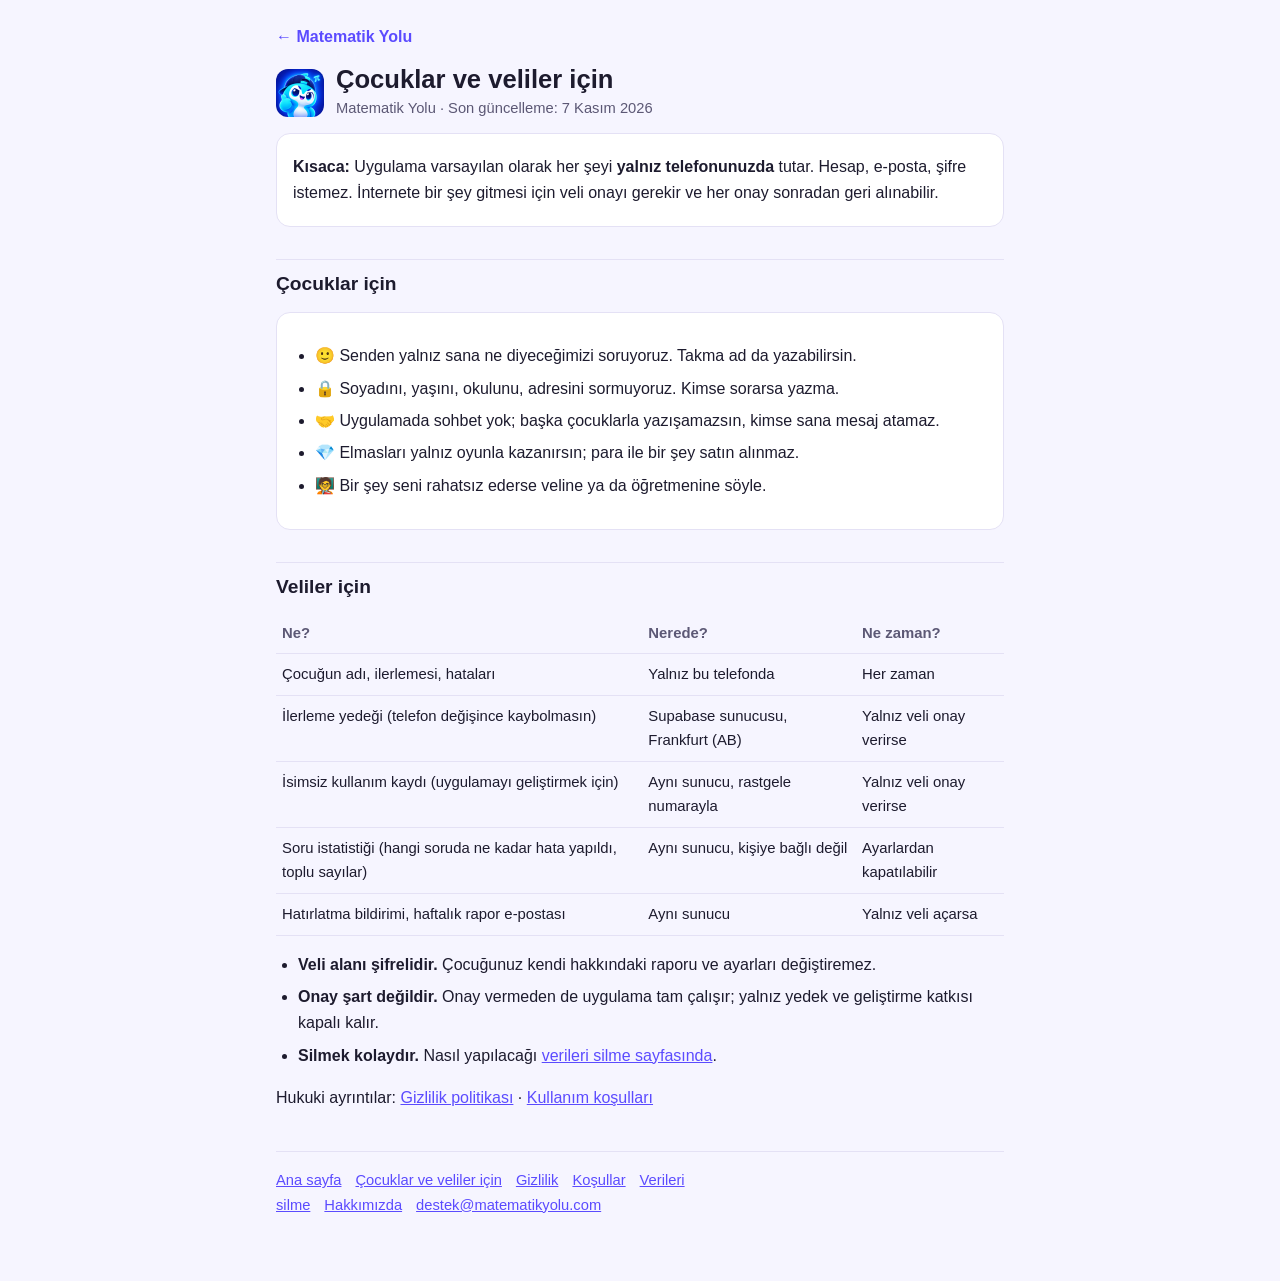
<file: docs/cocuklar/index.html>
<!doctype html>
<html lang="tr">
<head>
<meta charset="utf-8">
<meta name="viewport" content="width=device-width, initial-scale=1">
<title>Çocuklar ve veliler için · Matematik Yolu</title>
<meta name="description" content="Matematik Yolu çocuğunuzun hangi bilgilerini tutar, nerede tutar; kısa ve sade anlatım.">
<link rel="icon" href="../img/simge2_192.png" type="image/png">
<style>
:root{--bg:#f6f5ff;--kart:#fff;--yazi:#1d1b2e;--soluk:#5c5875;--ana:#5B4BFF;--cizgi:#e4e1f5;--yesil:#16a34a;--kirmizi:#dc2626}
@media (prefers-color-scheme:dark){:root{--bg:#121022;--kart:#1c1932;--yazi:#ecebf7;--soluk:#a9a5c4;--ana:#9d93ff;--cizgi:#2e2a4a;--yesil:#4ade80;--kirmizi:#f87171}}
*{box-sizing:border-box}
body{margin:0;background:var(--bg);color:var(--yazi);font:16px/1.65 -apple-system,"Segoe UI",Roboto,Nunito,sans-serif}
main{max-width:760px;margin:0 auto;padding:24px 16px 64px}
header{display:flex;align-items:center;gap:12px;margin-bottom:8px}
header img{width:48px;height:48px;border-radius:12px}
h1{font-size:1.6rem;line-height:1.25;margin:0}
h2{font-size:1.2rem;margin:32px 0 8px;padding-top:8px;border-top:1px solid var(--cizgi)}
h3{font-size:1.02rem;margin:18px 0 4px}
p,li{margin:6px 0}
ul{padding-left:22px}
.soluk{color:var(--soluk);font-size:.92rem}
.kart{background:var(--kart);border:1px solid var(--cizgi);border-radius:14px;padding:14px 16px;margin:12px 0}
.ozet li{list-style:none;margin-left:-22px}
table{width:100%;border-collapse:collapse;font-size:.93rem;margin:10px 0}
th,td{text-align:left;vertical-align:top;padding:8px 6px;border-bottom:1px solid var(--cizgi)}
th{color:var(--soluk);font-weight:600}
.tablo{overflow-x:auto}
a{color:var(--ana)}
.evet{color:var(--yesil);font-weight:700}.hayir{color:var(--kirmizi);font-weight:700}
nav.icindekiler a{display:inline-block;margin:2px 10px 2px 0}
.geri{display:inline-block;margin:0 0 14px;font-weight:700;text-decoration:none}
.dugme{display:inline-block;background:var(--ana);color:#fff;padding:12px 20px;border-radius:14px;font-weight:800;text-decoration:none;margin-top:8px}
@media (prefers-color-scheme:dark){.dugme{color:#121022}}
footer{margin-top:40px;padding-top:16px;border-top:1px solid var(--cizgi)}
footer a{margin-right:14px}
</style>
</head>
<body>
<main>
<a class="geri" href="../">← Matematik Yolu</a>
<header><img src="../img/simge2_192.png" alt=""><div><h1>Çocuklar ve veliler için</h1><div class="soluk">Matematik Yolu · Son güncelleme: 7 Kasım 2026</div></div></header>

<div class="kart ozet"><p><b>Kısaca:</b> Uygulama varsayılan olarak her şeyi <b>yalnız telefonunuzda</b> tutar. Hesap, e-posta, şifre istemez. İnternete bir şey gitmesi için veli onayı gerekir ve her onay sonradan geri alınabilir.</p></div>
<h2>Çocuklar için</h2>
<div class="kart">
<ul>
<li>🙂 Senden yalnız sana ne diyeceğimizi soruyoruz. Takma ad da yazabilirsin.</li>
<li>🔒 Soyadını, yaşını, okulunu, adresini sormuyoruz. Kimse sorarsa yazma.</li>
<li>🤝 Uygulamada sohbet yok; başka çocuklarla yazışamazsın, kimse sana mesaj atamaz.</li>
<li>💎 Elmasları yalnız oyunla kazanırsın; para ile bir şey satın alınmaz.</li>
<li>🧑‍🏫 Bir şey seni rahatsız ederse veline ya da öğretmenine söyle.</li>
</ul>
</div>
<h2>Veliler için</h2>
<table>
<tr><th>Ne?</th><th>Nerede?</th><th>Ne zaman?</th></tr>
<tr><td>Çocuğun adı, ilerlemesi, hataları</td><td>Yalnız bu telefonda</td><td>Her zaman</td></tr>
<tr><td>İlerleme yedeği (telefon değişince kaybolmasın)</td><td>Supabase sunucusu, Frankfurt (AB)</td><td>Yalnız veli onay verirse</td></tr>
<tr><td>İsimsiz kullanım kaydı (uygulamayı geliştirmek için)</td><td>Aynı sunucu, rastgele numarayla</td><td>Yalnız veli onay verirse</td></tr>
<tr><td>Soru istatistiği (hangi soruda ne kadar hata yapıldı, toplu sayılar)</td><td>Aynı sunucu, kişiye bağlı değil</td><td>Ayarlardan kapatılabilir</td></tr>
<tr><td>Hatırlatma bildirimi, haftalık rapor e-postası</td><td>Aynı sunucu</td><td>Yalnız veli açarsa</td></tr>
</table>
<ul>
<li><b>Veli alanı şifrelidir.</b> Çocuğunuz kendi hakkındaki raporu ve ayarları değiştiremez.</li>
<li><b>Onay şart değildir.</b> Onay vermeden de uygulama tam çalışır; yalnız yedek ve geliştirme katkısı kapalı kalır.</li>
<li><b>Silmek kolaydır.</b> Nasıl yapılacağı <a href="../veri-sil/">verileri silme sayfasında</a>.</li>
</ul>
<p>Hukuki ayrıntılar: <a href="../gizlilik/">Gizlilik politikası</a> · <a href="../kosullar/">Kullanım koşulları</a></p>

<footer class="soluk"><a href="../">Ana sayfa</a><a href="../cocuklar/">Çocuklar ve veliler için</a><a href="../gizlilik/">Gizlilik</a><a href="../kosullar/">Koşullar</a><a href="../veri-sil/">Verileri silme</a><a href="../hakkimizda/">Hakkımızda</a><a href="mailto:destek@matematikyolu.com">destek@matematikyolu.com</a></footer>
</main>
</body>
</html>
</file>
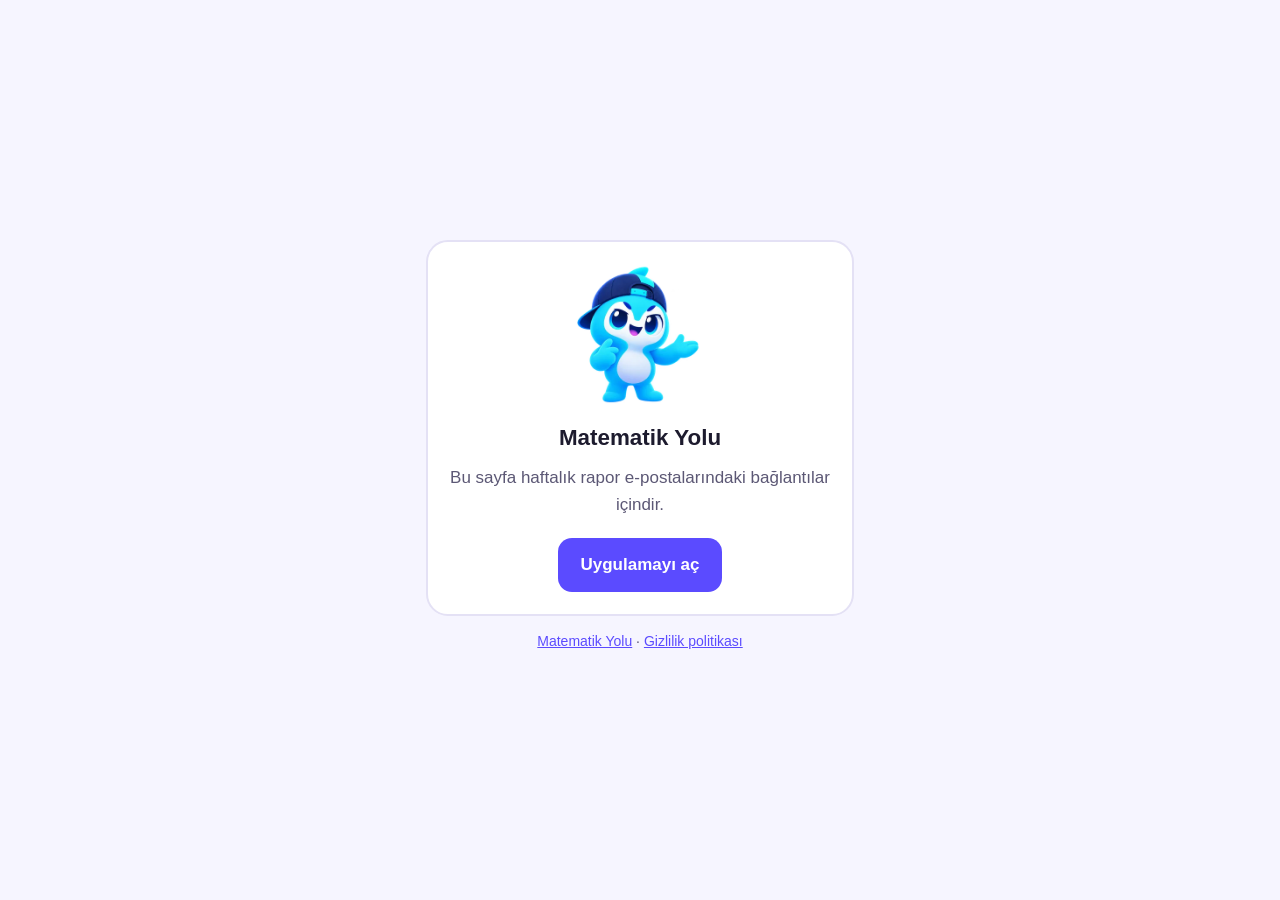
<file: docs/eposta/index.html>
<!doctype html>
<html lang="tr">
<head>
<meta charset="utf-8">
<meta name="viewport" content="width=device-width, initial-scale=1">
<title>Haftalık Rapor · Matematik Yolu</title>
<meta name="robots" content="noindex">
<link rel="icon" href="../img/simge2_192.png" type="image/png">
<style>
:root{--bg:#f6f5ff;--kart:#fff;--yazi:#1d1b2e;--soluk:#5c5875;--ana:#5B4BFF;--cizgi:#e4e1f5}
@media (prefers-color-scheme:dark){:root{--bg:#121022;--kart:#1c1932;--yazi:#ecebf7;--soluk:#a9a5c4;--ana:#9d93ff;--cizgi:#2e2a4a}}
*{box-sizing:border-box}
body{margin:0;background:var(--bg);color:var(--yazi);font:17px/1.6 -apple-system,"Segoe UI",Roboto,sans-serif;min-height:100vh;display:grid;place-items:center}
main{max-width:460px;margin:0 auto;padding:24px 16px;text-align:center}
.kart{background:var(--kart);border:2px solid var(--cizgi);border-radius:22px;padding:22px 18px}
img.pi{width:140px;height:auto}
h1{font-size:1.4rem;margin:8px 0}
p{color:var(--soluk);margin:8px 0}
button,.dugme{display:inline-block;font:inherit;font-weight:800;border:0;border-radius:14px;padding:13px 22px;margin-top:12px;cursor:pointer;background:var(--ana);color:#fff;text-decoration:none;min-height:48px}
button[disabled]{opacity:.6}
.ikincil{background:transparent;color:var(--ana);border:2px solid var(--cizgi)}
</style>
</head>
<body>
<main><div class="kart" id="k"><img class="pi" src="../img/pi_konus.webp" alt=""><h1>Bir saniye…</h1></div>
<p style="font-size:14px;margin-top:14px"><a href="../" style="color:var(--ana)">Matematik Yolu</a> · <a href="../gizlilik/" style="color:var(--ana)">Gizlilik politikası</a></p></main>
<script src="../config.js"></script>
<script>
(function () {
  var k = document.getElementById('k'), q = new URLSearchParams(location.search), onay = q.get('onay'), cikis = q.get('cikis');
  function goster(resim, baslik, metin, dugme) { k.innerHTML = '<img class="pi" src="../img/' + resim + '" alt=""><h1>' + baslik + '</h1><p>' + metin + '</p>' + (dugme || ''); }
  function cagir(govde) {
    var c = window.MY_CONFIG || {};
    return fetch(c.supabaseUrl + '/functions/v1/veli-eposta', { method: 'POST', headers: { 'Content-Type': 'application/json', apikey: c.anonKey }, body: JSON.stringify(govde) }).then(function (r) { return r.json(); });
  }
  // Bağlantıyı açmak tek başına bir şey yapmaz (e-posta güvenlik tarayıcıları bağlantıları kendiliğinden açabilir): veli düğmeye dokunur
  if (onay) {
    goster('pi_konus.webp', 'Adresinizi onaylayın', 'Onayladığınızda çocuğunuzun haftalık gelişim raporu her pazar akşamı bu adrese gelir. Çalışılmayan haftalarda e-posta gönderilmez.', '<button id="d">Adresimi onayla</button>');
    document.getElementById('d').onclick = function () { this.disabled = true; this.textContent = 'Onaylanıyor…';
      cagir({ is: 'onayla', token: onay }).then(function (r) {
        if (r && r.ok) goster('pi_sevin.webp', 'Onaylandı! 🎉', 'İlk rapor bu pazar akşamı ' + r.eposta + ' adresine gelecek. Her e-postanın altında raporları durdurma bağlantısı bulunur.', '<a class="dugme" href="../">Uygulamayı aç</a>');
        else goster('pi_dusun.webp', 'Bu bağlantı geçerli değil', 'Bağlantı daha önce kullanılmış ya da süresi dolmuş olabilir. Uygulamadaki Veli alanından yeni bir onay e-postası isteyebilirsiniz.');
      }).catch(function () { goster('pi_dusun.webp', 'Bağlantı kurulamadı', 'İnternet bağlantınızı kontrol edip sayfayı yenileyin.'); });
    };
  } else if (cikis) {
    goster('pi_konus.webp', 'Raporları durdurmak mı istiyorsunuz?', 'Durdurduğunuzda e-posta adresiniz sistemimizden hemen silinir ve size bir daha rapor gönderilmez.', '<button id="d">Evet, raporları durdur</button><br><a class="dugme ikincil" href="../">Vazgeç</a>');
    document.getElementById('d').onclick = function () { this.disabled = true;
      cagir({ is: 'cikis', token: cikis }).then(function (r) {
        if (r && r.ok) goster('pi_sevin.webp', 'Raporlar durduruldu', 'E-posta adresiniz silindi. İsterseniz uygulamanın Veli alanından yeniden açabilirsiniz.');
        else goster('pi_dusun.webp', 'Bu bağlantı geçerli değil', 'Raporlar zaten durdurulmuş olabilir. Sorun sürerse destek@matematikyolu.com adresine yazın.');
      }).catch(function () { goster('pi_dusun.webp', 'Bağlantı kurulamadı', 'İnternet bağlantınızı kontrol edip sayfayı yenileyin.'); });
    };
  } else goster('pi_konus.webp', 'Matematik Yolu', 'Bu sayfa haftalık rapor e-postalarındaki bağlantılar içindir.', '<a class="dugme" href="../">Uygulamayı aç</a>');
})();
</script>
</body>
</html>
</file>
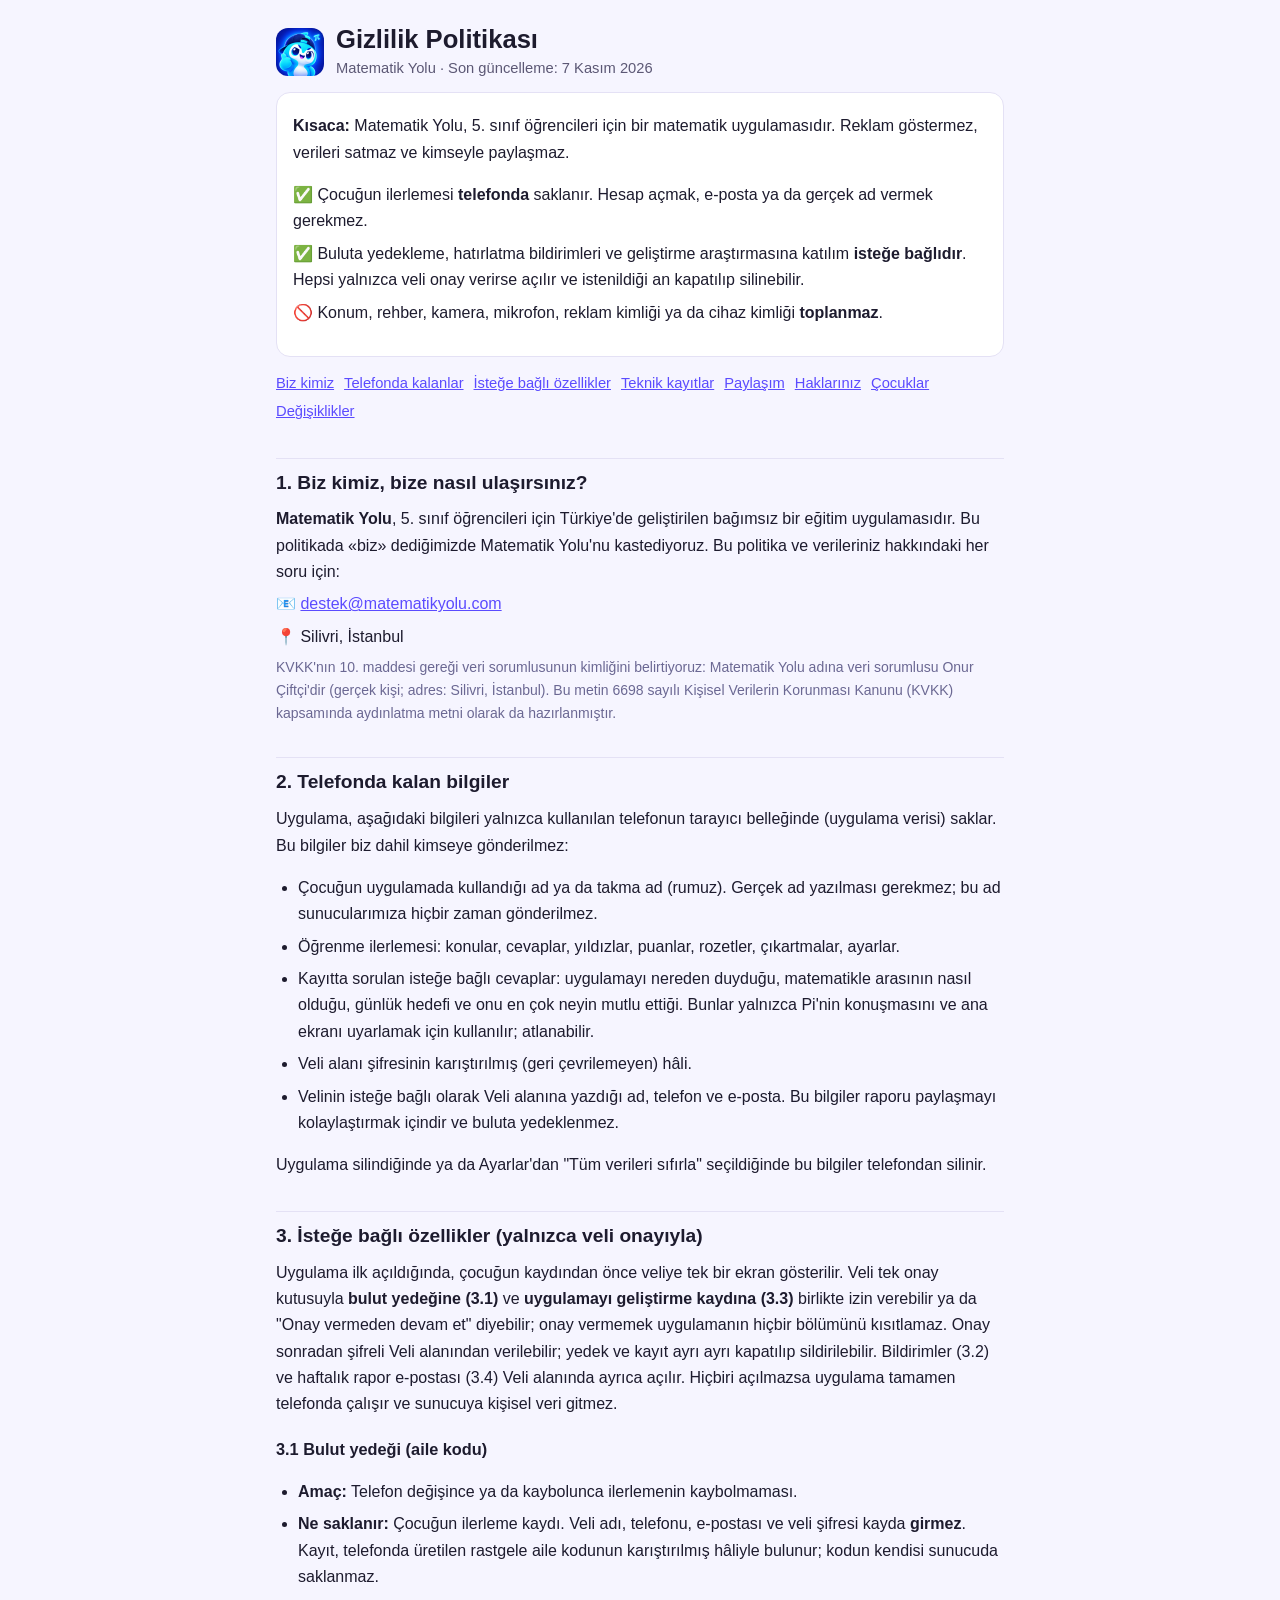
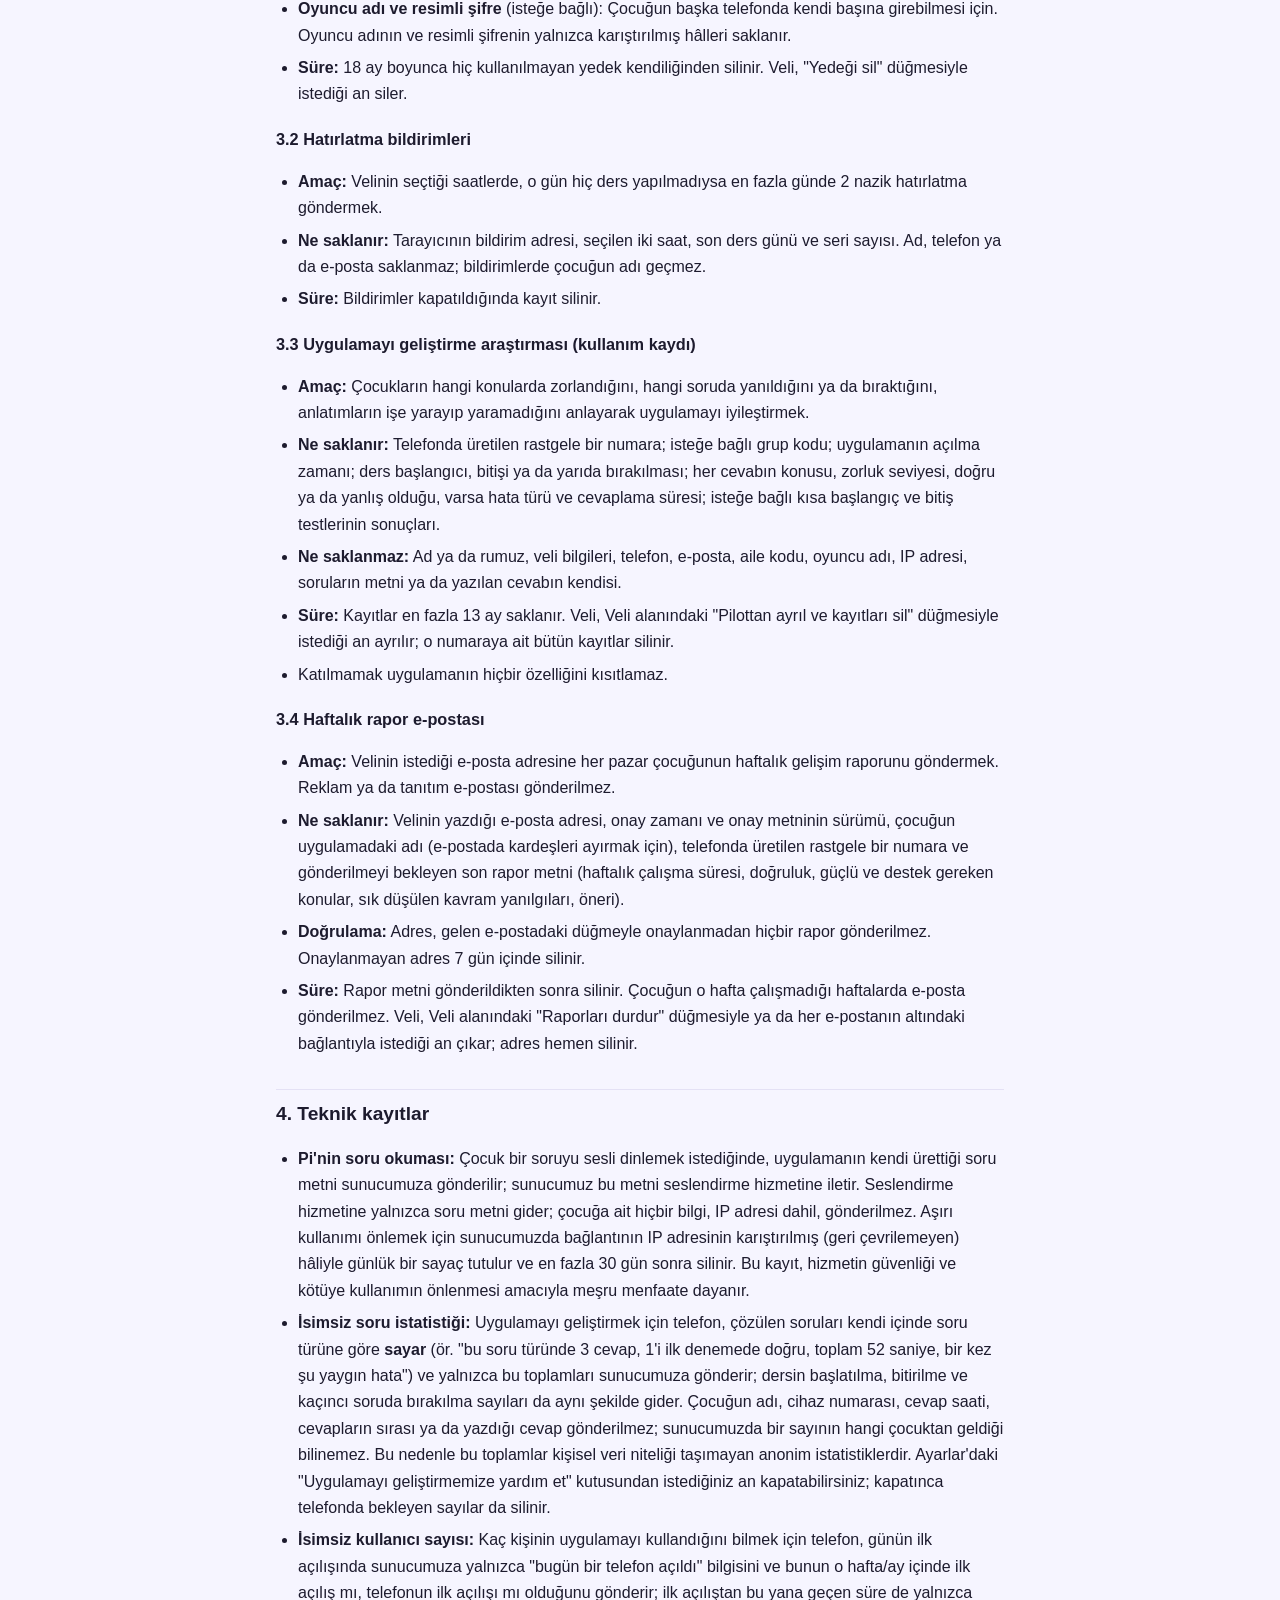
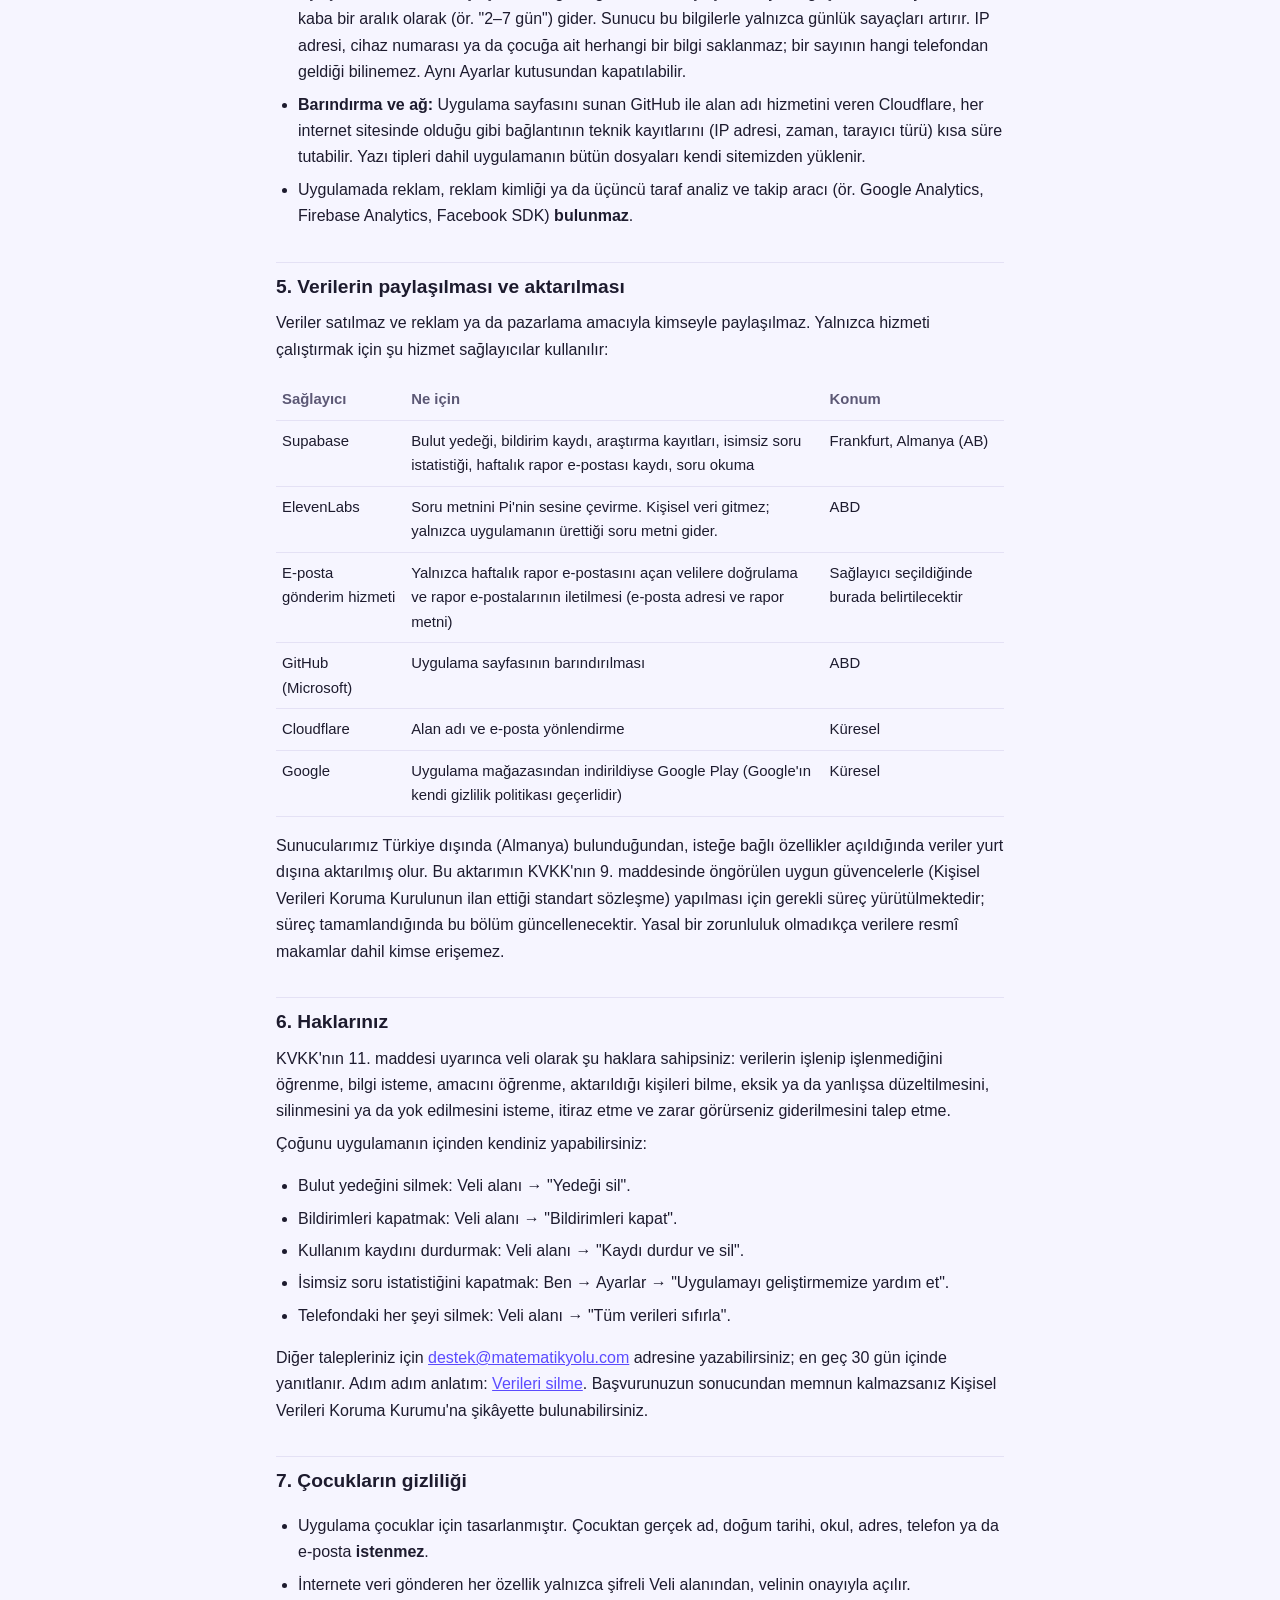
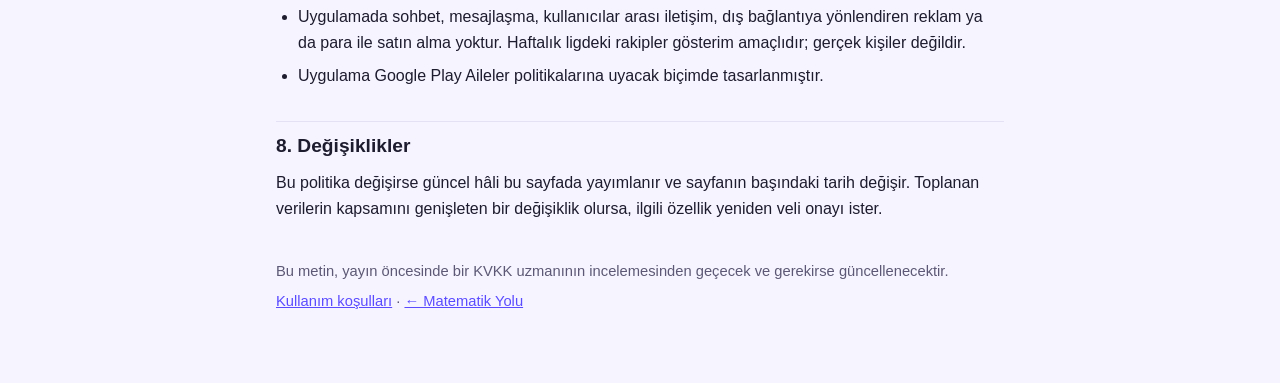
<file: docs/gizlilik/index.html>
<!doctype html>
<html lang="tr">
<head>
<meta charset="utf-8">
<meta name="viewport" content="width=device-width, initial-scale=1">
<title>Gizlilik Politikası · Matematik Yolu</title>
<meta name="description" content="Matematik Yolu uygulamasının gizlilik politikası ve kişisel verilerin işlenmesine ilişkin aydınlatma metni.">
<link rel="icon" href="../img/simge2_192.png" type="image/png">
<style>
.kucuk{font-size:14px;color:#6B6893}
:root{--bg:#f6f5ff;--kart:#fff;--yazi:#1d1b2e;--soluk:#5c5875;--ana:#5B4BFF;--cizgi:#e4e1f5;--yesil:#16a34a;--kirmizi:#dc2626}
@media (prefers-color-scheme:dark){:root{--bg:#121022;--kart:#1c1932;--yazi:#ecebf7;--soluk:#a9a5c4;--ana:#9d93ff;--cizgi:#2e2a4a;--yesil:#4ade80;--kirmizi:#f87171}}
*{box-sizing:border-box}
body{margin:0;background:var(--bg);color:var(--yazi);font:16px/1.65 -apple-system,"Segoe UI",Roboto,Nunito,sans-serif}
main{max-width:760px;margin:0 auto;padding:24px 16px 64px}
header{display:flex;align-items:center;gap:12px;margin-bottom:8px}
header img{width:48px;height:48px;border-radius:12px}
h1{font-size:1.6rem;line-height:1.25;margin:0}
h2{font-size:1.2rem;margin:32px 0 8px;padding-top:8px;border-top:1px solid var(--cizgi)}
h3{font-size:1.02rem;margin:18px 0 4px}
p,li{margin:6px 0}
ul{padding-left:22px}
.soluk{color:var(--soluk);font-size:.92rem}
.kart{background:var(--kart);border:1px solid var(--cizgi);border-radius:14px;padding:14px 16px;margin:12px 0}
.ozet li{list-style:none;margin-left:-22px}
table{width:100%;border-collapse:collapse;font-size:.93rem;margin:10px 0}
th,td{text-align:left;vertical-align:top;padding:8px 6px;border-bottom:1px solid var(--cizgi)}
th{color:var(--soluk);font-weight:600}
.tablo{overflow-x:auto}
a{color:var(--ana)}
.evet{color:var(--yesil);font-weight:700}.hayir{color:var(--kirmizi);font-weight:700}
nav.icindekiler a{display:inline-block;margin:2px 10px 2px 0}
</style>
</head>
<body>
<main>
<header><img src="../img/simge2_192.png" alt=""><div><h1>Gizlilik Politikası</h1><div class="soluk">Matematik Yolu · Son güncelleme: 7 Kasım 2026</div></div></header>

<div class="kart ozet">
<p><b>Kısaca:</b> Matematik Yolu, 5. sınıf öğrencileri için bir matematik uygulamasıdır. Reklam göstermez, verileri satmaz ve kimseyle paylaşmaz.</p>
<ul>
<li>✅ Çocuğun ilerlemesi <b>telefonda</b> saklanır. Hesap açmak, e-posta ya da gerçek ad vermek gerekmez.</li>
<li>✅ Buluta yedekleme, hatırlatma bildirimleri ve geliştirme araştırmasına katılım <b>isteğe bağlıdır</b>. Hepsi yalnızca veli onay verirse açılır ve istenildiği an kapatılıp silinebilir.</li>
<li>🚫 Konum, rehber, kamera, mikrofon, reklam kimliği ya da cihaz kimliği <b>toplanmaz</b>.</li>
</ul>
</div>

<nav class="icindekiler soluk">
<a href="#sorumlu">Biz kimiz</a><a href="#cihaz">Telefonda kalanlar</a><a href="#istege">İsteğe bağlı özellikler</a><a href="#teknik">Teknik kayıtlar</a><a href="#paylasim">Paylaşım</a><a href="#haklar">Haklarınız</a><a href="#cocuk">Çocuklar</a><a href="#degisiklik">Değişiklikler</a>
</nav>

<h2 id="sorumlu">1. Biz kimiz, bize nasıl ulaşırsınız?</h2>
<p><b>Matematik Yolu</b>, 5. sınıf öğrencileri için Türkiye'de geliştirilen bağımsız bir eğitim uygulamasıdır. Bu politikada «biz» dediğimizde Matematik Yolu'nu kastediyoruz. Bu politika ve verileriniz hakkındaki her soru için:</p>
<p>📧 <a href="mailto:destek@matematikyolu.com">destek@matematikyolu.com</a></p>
<p>📍 Silivri, İstanbul</p>
<p class="kucuk">KVKK'nın 10. maddesi gereği veri sorumlusunun kimliğini belirtiyoruz: Matematik Yolu adına veri sorumlusu Onur Çiftçi'dir (gerçek kişi; adres: Silivri, İstanbul). Bu metin 6698 sayılı Kişisel Verilerin Korunması Kanunu (KVKK) kapsamında aydınlatma metni olarak da hazırlanmıştır.</p>

<h2 id="cihaz">2. Telefonda kalan bilgiler</h2>
<p>Uygulama, aşağıdaki bilgileri yalnızca kullanılan telefonun tarayıcı belleğinde (uygulama verisi) saklar. Bu bilgiler biz dahil kimseye gönderilmez:</p>
<ul>
<li>Çocuğun uygulamada kullandığı ad ya da takma ad (rumuz). Gerçek ad yazılması gerekmez; bu ad sunucularımıza hiçbir zaman gönderilmez.</li>
<li>Öğrenme ilerlemesi: konular, cevaplar, yıldızlar, puanlar, rozetler, çıkartmalar, ayarlar.</li>
<li>Kayıtta sorulan isteğe bağlı cevaplar: uygulamayı nereden duyduğu, matematikle arasının nasıl olduğu, günlük hedefi ve onu en çok neyin mutlu ettiği. Bunlar yalnızca Pi'nin konuşmasını ve ana ekranı uyarlamak için kullanılır; atlanabilir.</li>
<li>Veli alanı şifresinin karıştırılmış (geri çevrilemeyen) hâli.</li>
<li>Velinin isteğe bağlı olarak Veli alanına yazdığı ad, telefon ve e-posta. Bu bilgiler raporu paylaşmayı kolaylaştırmak içindir ve buluta yedeklenmez.</li>
</ul>
<p>Uygulama silindiğinde ya da Ayarlar'dan "Tüm verileri sıfırla" seçildiğinde bu bilgiler telefondan silinir.</p>

<h2 id="istege">3. İsteğe bağlı özellikler (yalnızca veli onayıyla)</h2>
<p>Uygulama ilk açıldığında, çocuğun kaydından önce veliye tek bir ekran gösterilir. Veli tek onay kutusuyla <b>bulut yedeğine (3.1)</b> ve <b>uygulamayı geliştirme kaydına (3.3)</b> birlikte izin verebilir ya da "Onay vermeden devam et" diyebilir; onay vermemek uygulamanın hiçbir bölümünü kısıtlamaz. Onay sonradan şifreli Veli alanından verilebilir; yedek ve kayıt ayrı ayrı kapatılıp sildirilebilir. Bildirimler (3.2) ve haftalık rapor e-postası (3.4) Veli alanında ayrıca açılır. Hiçbiri açılmazsa uygulama tamamen telefonda çalışır ve sunucuya kişisel veri gitmez.</p>

<h3>3.1 Bulut yedeği (aile kodu)</h3>
<ul>
<li><b>Amaç:</b> Telefon değişince ya da kaybolunca ilerlemenin kaybolmaması.</li>
<li><b>Ne saklanır:</b> Çocuğun ilerleme kaydı. Veli adı, telefonu, e-postası ve veli şifresi kayda <b>girmez</b>. Kayıt, telefonda üretilen rastgele aile kodunun karıştırılmış hâliyle bulunur; kodun kendisi sunucuda saklanmaz.</li>
<li><b>Oyuncu adı ve resimli şifre</b> (isteğe bağlı): Çocuğun başka telefonda kendi başına girebilmesi için. Oyuncu adının ve resimli şifrenin yalnızca karıştırılmış hâlleri saklanır.</li>
<li><b>Süre:</b> 18 ay boyunca hiç kullanılmayan yedek kendiliğinden silinir. Veli, "Yedeği sil" düğmesiyle istediği an siler.</li>
</ul>

<h3>3.2 Hatırlatma bildirimleri</h3>
<ul>
<li><b>Amaç:</b> Velinin seçtiği saatlerde, o gün hiç ders yapılmadıysa en fazla günde 2 nazik hatırlatma göndermek.</li>
<li><b>Ne saklanır:</b> Tarayıcının bildirim adresi, seçilen iki saat, son ders günü ve seri sayısı. Ad, telefon ya da e-posta saklanmaz; bildirimlerde çocuğun adı geçmez.</li>
<li><b>Süre:</b> Bildirimler kapatıldığında kayıt silinir.</li>
</ul>

<h3>3.3 Uygulamayı geliştirme araştırması (kullanım kaydı)</h3>
<ul>
<li><b>Amaç:</b> Çocukların hangi konularda zorlandığını, hangi soruda yanıldığını ya da bıraktığını, anlatımların işe yarayıp yaramadığını anlayarak uygulamayı iyileştirmek.</li>
<li><b>Ne saklanır:</b> Telefonda üretilen rastgele bir numara; isteğe bağlı grup kodu; uygulamanın açılma zamanı; ders başlangıcı, bitişi ya da yarıda bırakılması; her cevabın konusu, zorluk seviyesi, doğru ya da yanlış olduğu, varsa hata türü ve cevaplama süresi; isteğe bağlı kısa başlangıç ve bitiş testlerinin sonuçları.</li>
<li><b>Ne saklanmaz:</b> Ad ya da rumuz, veli bilgileri, telefon, e-posta, aile kodu, oyuncu adı, IP adresi, soruların metni ya da yazılan cevabın kendisi.</li>
<li><b>Süre:</b> Kayıtlar en fazla 13 ay saklanır. Veli, Veli alanındaki "Pilottan ayrıl ve kayıtları sil" düğmesiyle istediği an ayrılır; o numaraya ait bütün kayıtlar silinir.</li>
<li>Katılmamak uygulamanın hiçbir özelliğini kısıtlamaz.</li>
</ul>

<h3>3.4 Haftalık rapor e-postası</h3>
<ul>
<li><b>Amaç:</b> Velinin istediği e-posta adresine her pazar çocuğunun haftalık gelişim raporunu göndermek. Reklam ya da tanıtım e-postası gönderilmez.</li>
<li><b>Ne saklanır:</b> Velinin yazdığı e-posta adresi, onay zamanı ve onay metninin sürümü, çocuğun uygulamadaki adı (e-postada kardeşleri ayırmak için), telefonda üretilen rastgele bir numara ve gönderilmeyi bekleyen son rapor metni (haftalık çalışma süresi, doğruluk, güçlü ve destek gereken konular, sık düşülen kavram yanılgıları, öneri).</li>
<li><b>Doğrulama:</b> Adres, gelen e-postadaki düğmeyle onaylanmadan hiçbir rapor gönderilmez. Onaylanmayan adres 7 gün içinde silinir.</li>
<li><b>Süre:</b> Rapor metni gönderildikten sonra silinir. Çocuğun o hafta çalışmadığı haftalarda e-posta gönderilmez. Veli, Veli alanındaki "Raporları durdur" düğmesiyle ya da her e-postanın altındaki bağlantıyla istediği an çıkar; adres hemen silinir.</li>
</ul>

<h2 id="teknik">4. Teknik kayıtlar</h2>
<ul>
<li><b>Pi'nin soru okuması:</b> Çocuk bir soruyu sesli dinlemek istediğinde, uygulamanın kendi ürettiği soru metni sunucumuza gönderilir; sunucumuz bu metni seslendirme hizmetine iletir. Seslendirme hizmetine yalnızca soru metni gider; çocuğa ait hiçbir bilgi, IP adresi dahil, gönderilmez. Aşırı kullanımı önlemek için sunucumuzda bağlantının IP adresinin karıştırılmış (geri çevrilemeyen) hâliyle günlük bir sayaç tutulur ve en fazla 30 gün sonra silinir. Bu kayıt, hizmetin güvenliği ve kötüye kullanımın önlenmesi amacıyla meşru menfaate dayanır.</li>
<li><b>İsimsiz soru istatistiği:</b> Uygulamayı geliştirmek için telefon, çözülen soruları kendi içinde soru türüne göre <b>sayar</b> (ör. "bu soru türünde 3 cevap, 1'i ilk denemede doğru, toplam 52 saniye, bir kez şu yaygın hata") ve yalnızca bu toplamları sunucumuza gönderir; dersin başlatılma, bitirilme ve kaçıncı soruda bırakılma sayıları da aynı şekilde gider. Çocuğun adı, cihaz numarası, cevap saati, cevapların sırası ya da yazdığı cevap gönderilmez; sunucumuzda bir sayının hangi çocuktan geldiği bilinemez. Bu nedenle bu toplamlar kişisel veri niteliği taşımayan anonim istatistiklerdir. Ayarlar'daki "Uygulamayı geliştirmemize yardım et" kutusundan istediğiniz an kapatabilirsiniz; kapatınca telefonda bekleyen sayılar da silinir.</li>
<li><b>İsimsiz kullanıcı sayısı:</b> Kaç kişinin uygulamayı kullandığını bilmek için telefon, günün ilk açılışında sunucumuza yalnızca "bugün bir telefon açıldı" bilgisini ve bunun o hafta/ay içinde ilk açılış mı, telefonun ilk açılışı mı olduğunu gönderir; ilk açılıştan bu yana geçen süre de yalnızca kaba bir aralık olarak (ör. "2–7 gün") gider. Sunucu bu bilgilerle yalnızca günlük sayaçları artırır. IP adresi, cihaz numarası ya da çocuğa ait herhangi bir bilgi saklanmaz; bir sayının hangi telefondan geldiği bilinemez. Aynı Ayarlar kutusundan kapatılabilir.</li>
<li><b>Barındırma ve ağ:</b> Uygulama sayfasını sunan GitHub ile alan adı hizmetini veren Cloudflare, her internet sitesinde olduğu gibi bağlantının teknik kayıtlarını (IP adresi, zaman, tarayıcı türü) kısa süre tutabilir. Yazı tipleri dahil uygulamanın bütün dosyaları kendi sitemizden yüklenir.</li>
<li>Uygulamada reklam, reklam kimliği ya da üçüncü taraf analiz ve takip aracı (ör. Google Analytics, Firebase Analytics, Facebook SDK) <b>bulunmaz</b>.</li>
</ul>

<h2 id="paylasim">5. Verilerin paylaşılması ve aktarılması</h2>
<p>Veriler satılmaz ve reklam ya da pazarlama amacıyla kimseyle paylaşılmaz. Yalnızca hizmeti çalıştırmak için şu hizmet sağlayıcılar kullanılır:</p>
<div class="tablo"><table>
<tr><th>Sağlayıcı</th><th>Ne için</th><th>Konum</th></tr>
<tr><td>Supabase</td><td>Bulut yedeği, bildirim kaydı, araştırma kayıtları, isimsiz soru istatistiği, haftalık rapor e-postası kaydı, soru okuma</td><td>Frankfurt, Almanya (AB)</td></tr>
<tr><td>ElevenLabs</td><td>Soru metnini Pi'nin sesine çevirme. Kişisel veri gitmez; yalnızca uygulamanın ürettiği soru metni gider.</td><td>ABD</td></tr>
<tr><td>E-posta gönderim hizmeti</td><td>Yalnızca haftalık rapor e-postasını açan velilere doğrulama ve rapor e-postalarının iletilmesi (e-posta adresi ve rapor metni)</td><td>Sağlayıcı seçildiğinde burada belirtilecektir</td></tr>
<tr><td>GitHub (Microsoft)</td><td>Uygulama sayfasının barındırılması</td><td>ABD</td></tr>
<tr><td>Cloudflare</td><td>Alan adı ve e-posta yönlendirme</td><td>Küresel</td></tr>
<tr><td>Google</td><td>Uygulama mağazasından indirildiyse Google Play (Google'ın kendi gizlilik politikası geçerlidir)</td><td>Küresel</td></tr>
</table></div>
<p>Sunucularımız Türkiye dışında (Almanya) bulunduğundan, isteğe bağlı özellikler açıldığında veriler yurt dışına aktarılmış olur. Bu aktarımın KVKK'nın 9. maddesinde öngörülen uygun güvencelerle (Kişisel Verileri Koruma Kurulunun ilan ettiği standart sözleşme) yapılması için gerekli süreç yürütülmektedir; süreç tamamlandığında bu bölüm güncellenecektir. Yasal bir zorunluluk olmadıkça verilere resmî makamlar dahil kimse erişemez.</p>

<h2 id="haklar">6. Haklarınız</h2>
<p>KVKK'nın 11. maddesi uyarınca veli olarak şu haklara sahipsiniz: verilerin işlenip işlenmediğini öğrenme, bilgi isteme, amacını öğrenme, aktarıldığı kişileri bilme, eksik ya da yanlışsa düzeltilmesini, silinmesini ya da yok edilmesini isteme, itiraz etme ve zarar görürseniz giderilmesini talep etme.</p>
<p>Çoğunu uygulamanın içinden kendiniz yapabilirsiniz:</p>
<ul>
<li>Bulut yedeğini silmek: Veli alanı → "Yedeği sil".</li>
<li>Bildirimleri kapatmak: Veli alanı → "Bildirimleri kapat".</li>
<li>Kullanım kaydını durdurmak: Veli alanı → "Kaydı durdur ve sil".</li>
<li>İsimsiz soru istatistiğini kapatmak: Ben → Ayarlar → "Uygulamayı geliştirmemize yardım et".</li>
<li>Telefondaki her şeyi silmek: Veli alanı → "Tüm verileri sıfırla".</li>
</ul>
<p>Diğer talepleriniz için <a href="mailto:destek@matematikyolu.com">destek@matematikyolu.com</a> adresine yazabilirsiniz; en geç 30 gün içinde yanıtlanır. Adım adım anlatım: <a href="../veri-sil/">Verileri silme</a>. Başvurunuzun sonucundan memnun kalmazsanız Kişisel Verileri Koruma Kurumu'na şikâyette bulunabilirsiniz.</p>

<h2 id="cocuk">7. Çocukların gizliliği</h2>
<ul>
<li>Uygulama çocuklar için tasarlanmıştır. Çocuktan gerçek ad, doğum tarihi, okul, adres, telefon ya da e-posta <b>istenmez</b>.</li>
<li>İnternete veri gönderen her özellik yalnızca şifreli Veli alanından, velinin onayıyla açılır.</li>
<li>Uygulamada sohbet, mesajlaşma, kullanıcılar arası iletişim, dış bağlantıya yönlendiren reklam ya da para ile satın alma yoktur. Haftalık ligdeki rakipler gösterim amaçlıdır; gerçek kişiler değildir.</li>
<li>Uygulama Google Play Aileler politikalarına uyacak biçimde tasarlanmıştır.</li>
</ul>

<h2 id="degisiklik">8. Değişiklikler</h2>
<p>Bu politika değişirse güncel hâli bu sayfada yayımlanır ve sayfanın başındaki tarih değişir. Toplanan verilerin kapsamını genişleten bir değişiklik olursa, ilgili özellik yeniden veli onayı ister.</p>

<p class="soluk" style="margin-top:36px">Bu metin, yayın öncesinde bir KVKK uzmanının incelemesinden geçecek ve gerekirse güncellenecektir.</p>
<p class="soluk"><a href="../kosullar/">Kullanım koşulları</a> · <a href="../">← Matematik Yolu</a></p>
</main>
</body>
</html>
</file>
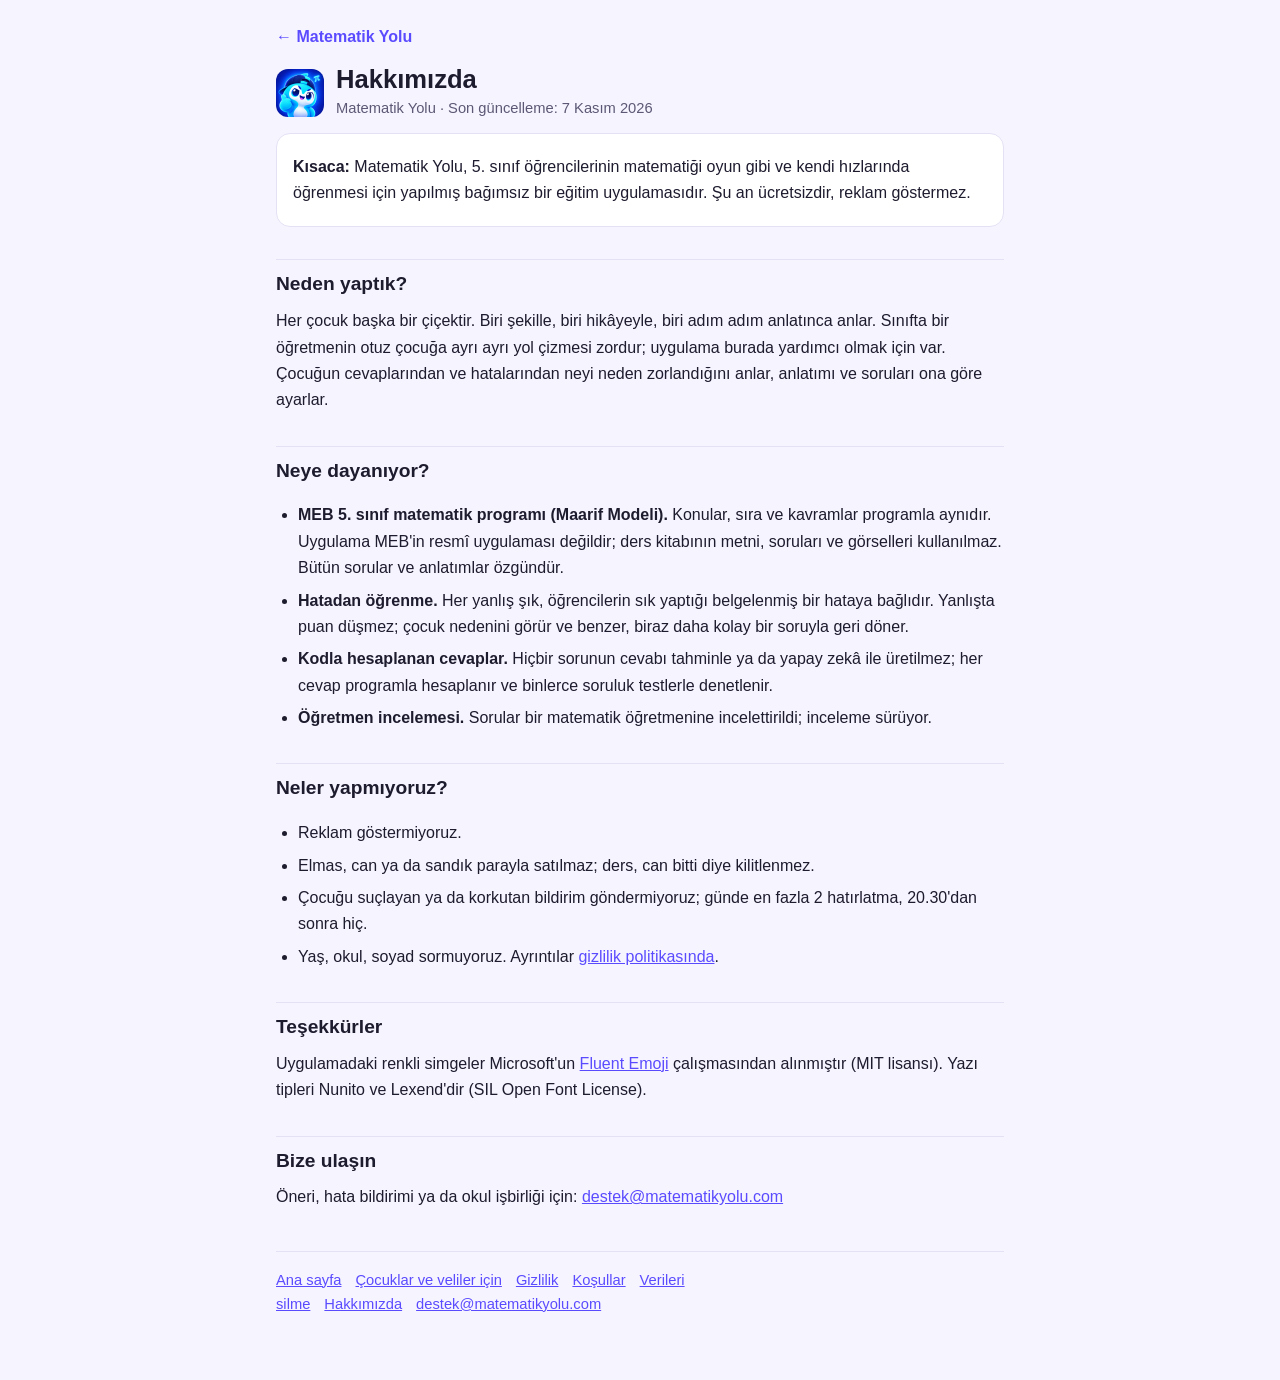
<file: docs/hakkimizda/index.html>
<!doctype html>
<html lang="tr">
<head>
<meta charset="utf-8">
<meta name="viewport" content="width=device-width, initial-scale=1">
<title>Hakkımızda · Matematik Yolu</title>
<meta name="description" content="Matematik Yolu kimdir, neden yapıldı, nasıl çalışır.">
<link rel="icon" href="../img/simge2_192.png" type="image/png">
<style>
:root{--bg:#f6f5ff;--kart:#fff;--yazi:#1d1b2e;--soluk:#5c5875;--ana:#5B4BFF;--cizgi:#e4e1f5;--yesil:#16a34a;--kirmizi:#dc2626}
@media (prefers-color-scheme:dark){:root{--bg:#121022;--kart:#1c1932;--yazi:#ecebf7;--soluk:#a9a5c4;--ana:#9d93ff;--cizgi:#2e2a4a;--yesil:#4ade80;--kirmizi:#f87171}}
*{box-sizing:border-box}
body{margin:0;background:var(--bg);color:var(--yazi);font:16px/1.65 -apple-system,"Segoe UI",Roboto,Nunito,sans-serif}
main{max-width:760px;margin:0 auto;padding:24px 16px 64px}
header{display:flex;align-items:center;gap:12px;margin-bottom:8px}
header img{width:48px;height:48px;border-radius:12px}
h1{font-size:1.6rem;line-height:1.25;margin:0}
h2{font-size:1.2rem;margin:32px 0 8px;padding-top:8px;border-top:1px solid var(--cizgi)}
h3{font-size:1.02rem;margin:18px 0 4px}
p,li{margin:6px 0}
ul{padding-left:22px}
.soluk{color:var(--soluk);font-size:.92rem}
.kart{background:var(--kart);border:1px solid var(--cizgi);border-radius:14px;padding:14px 16px;margin:12px 0}
.ozet li{list-style:none;margin-left:-22px}
table{width:100%;border-collapse:collapse;font-size:.93rem;margin:10px 0}
th,td{text-align:left;vertical-align:top;padding:8px 6px;border-bottom:1px solid var(--cizgi)}
th{color:var(--soluk);font-weight:600}
.tablo{overflow-x:auto}
a{color:var(--ana)}
.evet{color:var(--yesil);font-weight:700}.hayir{color:var(--kirmizi);font-weight:700}
nav.icindekiler a{display:inline-block;margin:2px 10px 2px 0}
.geri{display:inline-block;margin:0 0 14px;font-weight:700;text-decoration:none}
.dugme{display:inline-block;background:var(--ana);color:#fff;padding:12px 20px;border-radius:14px;font-weight:800;text-decoration:none;margin-top:8px}
@media (prefers-color-scheme:dark){.dugme{color:#121022}}
footer{margin-top:40px;padding-top:16px;border-top:1px solid var(--cizgi)}
footer a{margin-right:14px}
</style>
</head>
<body>
<main>
<a class="geri" href="../">← Matematik Yolu</a>
<header><img src="../img/simge2_192.png" alt=""><div><h1>Hakkımızda</h1><div class="soluk">Matematik Yolu · Son güncelleme: 7 Kasım 2026</div></div></header>

<div class="kart ozet"><p><b>Kısaca:</b> Matematik Yolu, 5. sınıf öğrencilerinin matematiği oyun gibi ve kendi hızlarında öğrenmesi için yapılmış bağımsız bir eğitim uygulamasıdır. Şu an ücretsizdir, reklam göstermez.</p></div>
<h2>Neden yaptık?</h2>
<p>Her çocuk başka bir çiçektir. Biri şekille, biri hikâyeyle, biri adım adım anlatınca anlar. Sınıfta bir öğretmenin otuz çocuğa ayrı ayrı yol çizmesi zordur; uygulama burada yardımcı olmak için var. Çocuğun cevaplarından ve hatalarından neyi neden zorlandığını anlar, anlatımı ve soruları ona göre ayarlar.</p>
<h2>Neye dayanıyor?</h2>
<ul>
<li><b>MEB 5. sınıf matematik programı (Maarif Modeli).</b> Konular, sıra ve kavramlar programla aynıdır. Uygulama MEB'in resmî uygulaması değildir; ders kitabının metni, soruları ve görselleri kullanılmaz. Bütün sorular ve anlatımlar özgündür.</li>
<li><b>Hatadan öğrenme.</b> Her yanlış şık, öğrencilerin sık yaptığı belgelenmiş bir hataya bağlıdır. Yanlışta puan düşmez; çocuk nedenini görür ve benzer, biraz daha kolay bir soruyla geri döner.</li>
<li><b>Kodla hesaplanan cevaplar.</b> Hiçbir sorunun cevabı tahminle ya da yapay zekâ ile üretilmez; her cevap programla hesaplanır ve binlerce soruluk testlerle denetlenir.</li>
<li><b>Öğretmen incelemesi.</b> Sorular bir matematik öğretmenine incelettirildi; inceleme sürüyor.</li>
</ul>
<h2>Neler yapmıyoruz?</h2>
<ul>
<li>Reklam göstermiyoruz.</li>
<li>Elmas, can ya da sandık parayla satılmaz; ders, can bitti diye kilitlenmez.</li>
<li>Çocuğu suçlayan ya da korkutan bildirim göndermiyoruz; günde en fazla 2 hatırlatma, 20.30'dan sonra hiç.</li>
<li>Yaş, okul, soyad sormuyoruz. Ayrıntılar <a href="../gizlilik/">gizlilik politikasında</a>.</li>
</ul>
<h2>Teşekkürler</h2>
<p>Uygulamadaki renkli simgeler Microsoft'un <a href="https://github.com/microsoft/fluentui-emoji">Fluent Emoji</a> çalışmasından alınmıştır (MIT lisansı). Yazı tipleri Nunito ve Lexend'dir (SIL Open Font License).</p>
<h2>Bize ulaşın</h2>
<p>Öneri, hata bildirimi ya da okul işbirliği için: <a href="mailto:destek@matematikyolu.com">destek@matematikyolu.com</a></p>

<footer class="soluk"><a href="../">Ana sayfa</a><a href="../cocuklar/">Çocuklar ve veliler için</a><a href="../gizlilik/">Gizlilik</a><a href="../kosullar/">Koşullar</a><a href="../veri-sil/">Verileri silme</a><a href="../hakkimizda/">Hakkımızda</a><a href="mailto:destek@matematikyolu.com">destek@matematikyolu.com</a></footer>
</main>
</body>
</html>
</file>
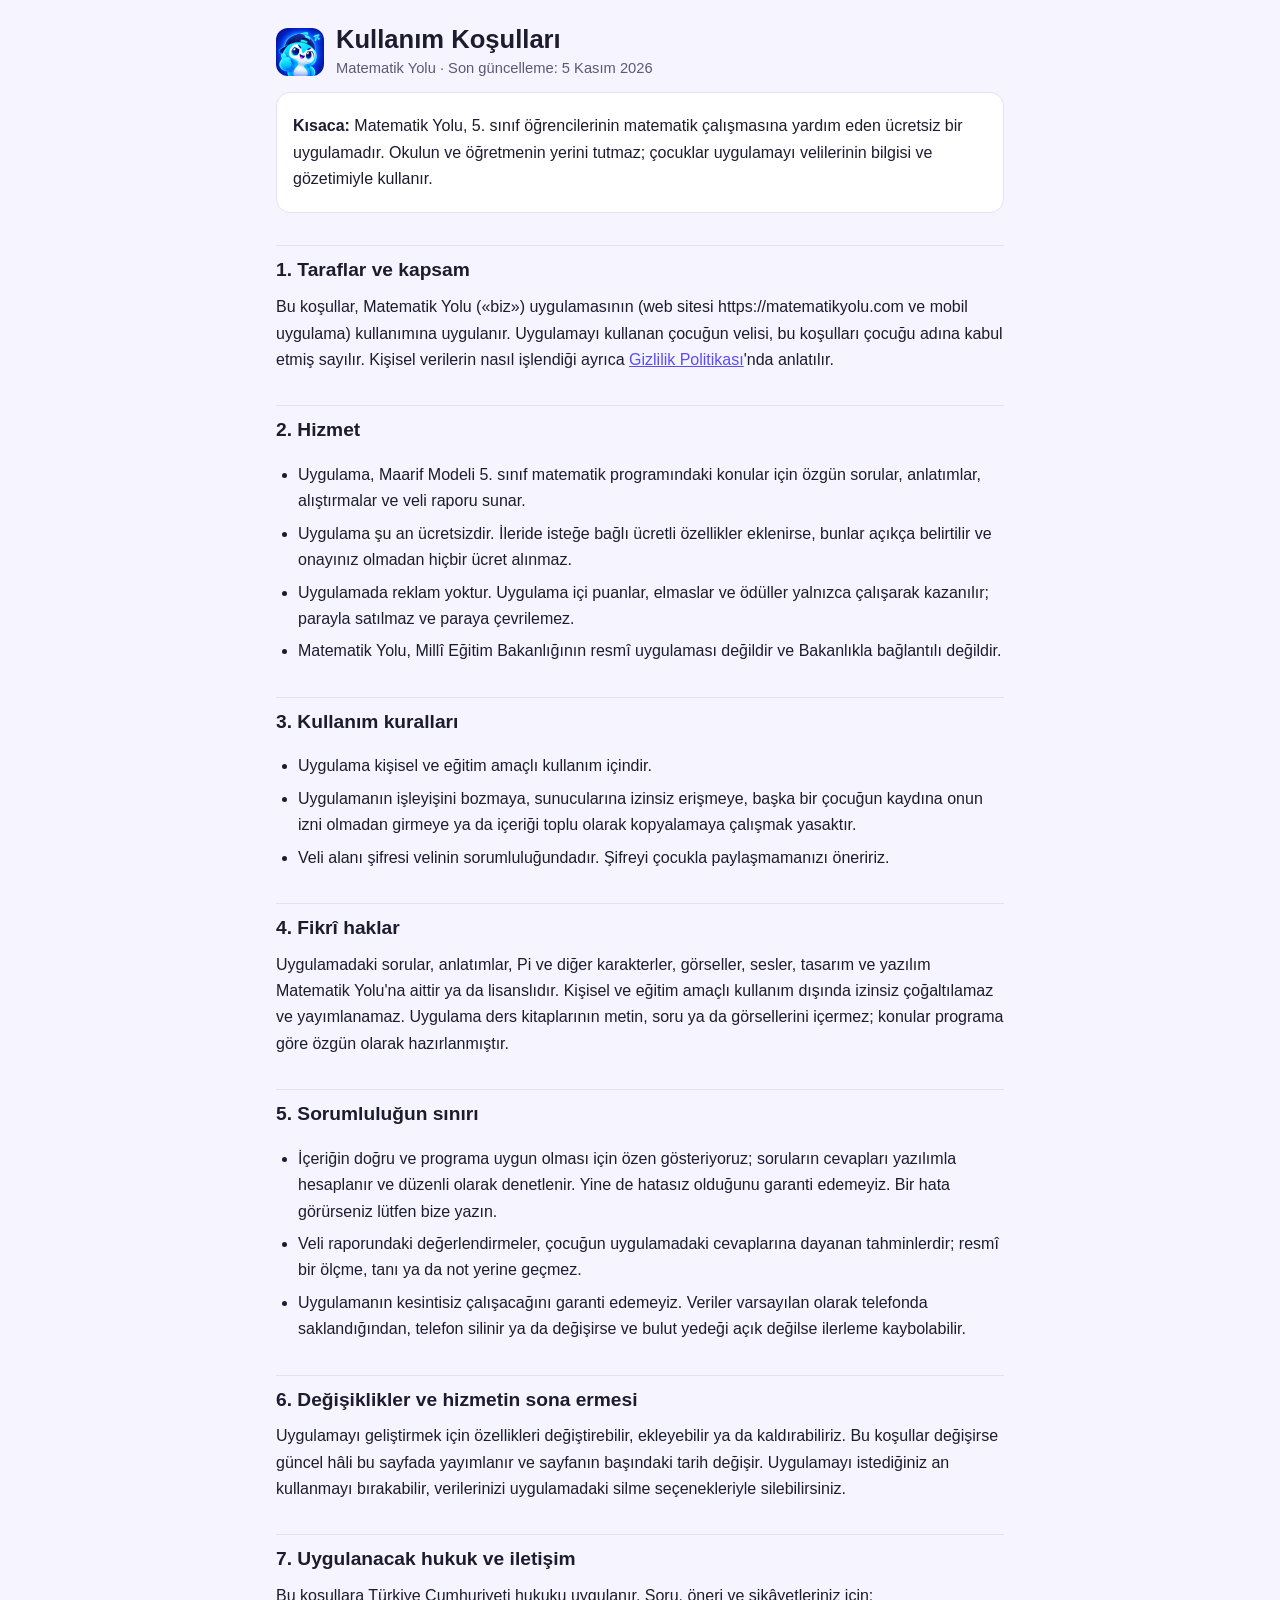
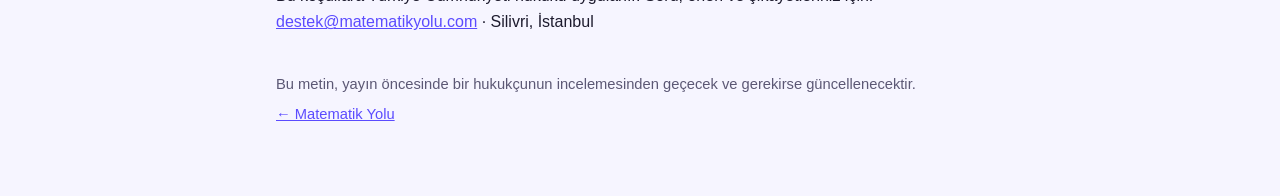
<file: docs/kosullar/index.html>
<!doctype html>
<html lang="tr">
<head>
<meta charset="utf-8">
<meta name="viewport" content="width=device-width, initial-scale=1">
<title>Kullanım Koşulları · Matematik Yolu</title>
<meta name="description" content="Matematik Yolu uygulamasının kullanım koşulları.">
<link rel="icon" href="../img/simge2_192.png" type="image/png">
<style>
:root{--bg:#f6f5ff;--kart:#fff;--yazi:#1d1b2e;--soluk:#5c5875;--ana:#5B4BFF;--cizgi:#e4e1f5;--yesil:#16a34a;--kirmizi:#dc2626}
@media (prefers-color-scheme:dark){:root{--bg:#121022;--kart:#1c1932;--yazi:#ecebf7;--soluk:#a9a5c4;--ana:#9d93ff;--cizgi:#2e2a4a;--yesil:#4ade80;--kirmizi:#f87171}}
*{box-sizing:border-box}
body{margin:0;background:var(--bg);color:var(--yazi);font:16px/1.65 -apple-system,"Segoe UI",Roboto,Nunito,sans-serif}
main{max-width:760px;margin:0 auto;padding:24px 16px 64px}
header{display:flex;align-items:center;gap:12px;margin-bottom:8px}
header img{width:48px;height:48px;border-radius:12px}
h1{font-size:1.6rem;line-height:1.25;margin:0}
h2{font-size:1.2rem;margin:32px 0 8px;padding-top:8px;border-top:1px solid var(--cizgi)}
h3{font-size:1.02rem;margin:18px 0 4px}
p,li{margin:6px 0}
ul{padding-left:22px}
.soluk{color:var(--soluk);font-size:.92rem}
.kart{background:var(--kart);border:1px solid var(--cizgi);border-radius:14px;padding:14px 16px;margin:12px 0}
.ozet li{list-style:none;margin-left:-22px}
table{width:100%;border-collapse:collapse;font-size:.93rem;margin:10px 0}
th,td{text-align:left;vertical-align:top;padding:8px 6px;border-bottom:1px solid var(--cizgi)}
th{color:var(--soluk);font-weight:600}
.tablo{overflow-x:auto}
a{color:var(--ana)}
.evet{color:var(--yesil);font-weight:700}.hayir{color:var(--kirmizi);font-weight:700}
nav.icindekiler a{display:inline-block;margin:2px 10px 2px 0}
</style>
</head>
<body>
<main>
<header><img src="../img/simge2_192.png" alt=""><div><h1>Kullanım Koşulları</h1><div class="soluk">Matematik Yolu · Son güncelleme: 5 Kasım 2026</div></div></header>

<div class="kart ozet">
<p><b>Kısaca:</b> Matematik Yolu, 5. sınıf öğrencilerinin matematik çalışmasına yardım eden ücretsiz bir uygulamadır. Okulun ve öğretmenin yerini tutmaz; çocuklar uygulamayı velilerinin bilgisi ve gözetimiyle kullanır.</p>
</div>

<h2>1. Taraflar ve kapsam</h2>
<p>Bu koşullar, Matematik Yolu («biz») uygulamasının (web sitesi https://matematikyolu.com ve mobil uygulama) kullanımına uygulanır. Uygulamayı kullanan çocuğun velisi, bu koşulları çocuğu adına kabul etmiş sayılır. Kişisel verilerin nasıl işlendiği ayrıca <a href="../gizlilik/">Gizlilik Politikası</a>'nda anlatılır.</p>

<h2>2. Hizmet</h2>
<ul>
<li>Uygulama, Maarif Modeli 5. sınıf matematik programındaki konular için özgün sorular, anlatımlar, alıştırmalar ve veli raporu sunar.</li>
<li>Uygulama şu an ücretsizdir. İleride isteğe bağlı ücretli özellikler eklenirse, bunlar açıkça belirtilir ve onayınız olmadan hiçbir ücret alınmaz.</li>
<li>Uygulamada reklam yoktur. Uygulama içi puanlar, elmaslar ve ödüller yalnızca çalışarak kazanılır; parayla satılmaz ve paraya çevrilemez.</li>
<li>Matematik Yolu, Millî Eğitim Bakanlığının resmî uygulaması değildir ve Bakanlıkla bağlantılı değildir.</li>
</ul>

<h2>3. Kullanım kuralları</h2>
<ul>
<li>Uygulama kişisel ve eğitim amaçlı kullanım içindir.</li>
<li>Uygulamanın işleyişini bozmaya, sunucularına izinsiz erişmeye, başka bir çocuğun kaydına onun izni olmadan girmeye ya da içeriği toplu olarak kopyalamaya çalışmak yasaktır.</li>
<li>Veli alanı şifresi velinin sorumluluğundadır. Şifreyi çocukla paylaşmamanızı öneririz.</li>
</ul>

<h2>4. Fikrî haklar</h2>
<p>Uygulamadaki sorular, anlatımlar, Pi ve diğer karakterler, görseller, sesler, tasarım ve yazılım Matematik Yolu'na aittir ya da lisanslıdır. Kişisel ve eğitim amaçlı kullanım dışında izinsiz çoğaltılamaz ve yayımlanamaz. Uygulama ders kitaplarının metin, soru ya da görsellerini içermez; konular programa göre özgün olarak hazırlanmıştır.</p>

<h2>5. Sorumluluğun sınırı</h2>
<ul>
<li>İçeriğin doğru ve programa uygun olması için özen gösteriyoruz; soruların cevapları yazılımla hesaplanır ve düzenli olarak denetlenir. Yine de hatasız olduğunu garanti edemeyiz. Bir hata görürseniz lütfen bize yazın.</li>
<li>Veli raporundaki değerlendirmeler, çocuğun uygulamadaki cevaplarına dayanan tahminlerdir; resmî bir ölçme, tanı ya da not yerine geçmez.</li>
<li>Uygulamanın kesintisiz çalışacağını garanti edemeyiz. Veriler varsayılan olarak telefonda saklandığından, telefon silinir ya da değişirse ve bulut yedeği açık değilse ilerleme kaybolabilir.</li>
</ul>

<h2>6. Değişiklikler ve hizmetin sona ermesi</h2>
<p>Uygulamayı geliştirmek için özellikleri değiştirebilir, ekleyebilir ya da kaldırabiliriz. Bu koşullar değişirse güncel hâli bu sayfada yayımlanır ve sayfanın başındaki tarih değişir. Uygulamayı istediğiniz an kullanmayı bırakabilir, verilerinizi uygulamadaki silme seçenekleriyle silebilirsiniz.</p>

<h2>7. Uygulanacak hukuk ve iletişim</h2>
<p>Bu koşullara Türkiye Cumhuriyeti hukuku uygulanır. Soru, öneri ve şikâyetleriniz için: <a href="mailto:destek@matematikyolu.com">destek@matematikyolu.com</a> · Silivri, İstanbul</p>

<p class="soluk" style="margin-top:36px">Bu metin, yayın öncesinde bir hukukçunun incelemesinden geçecek ve gerekirse güncellenecektir.</p>
<p class="soluk"><a href="../">← Matematik Yolu</a></p>
</main>
</body>
</html>
</file>
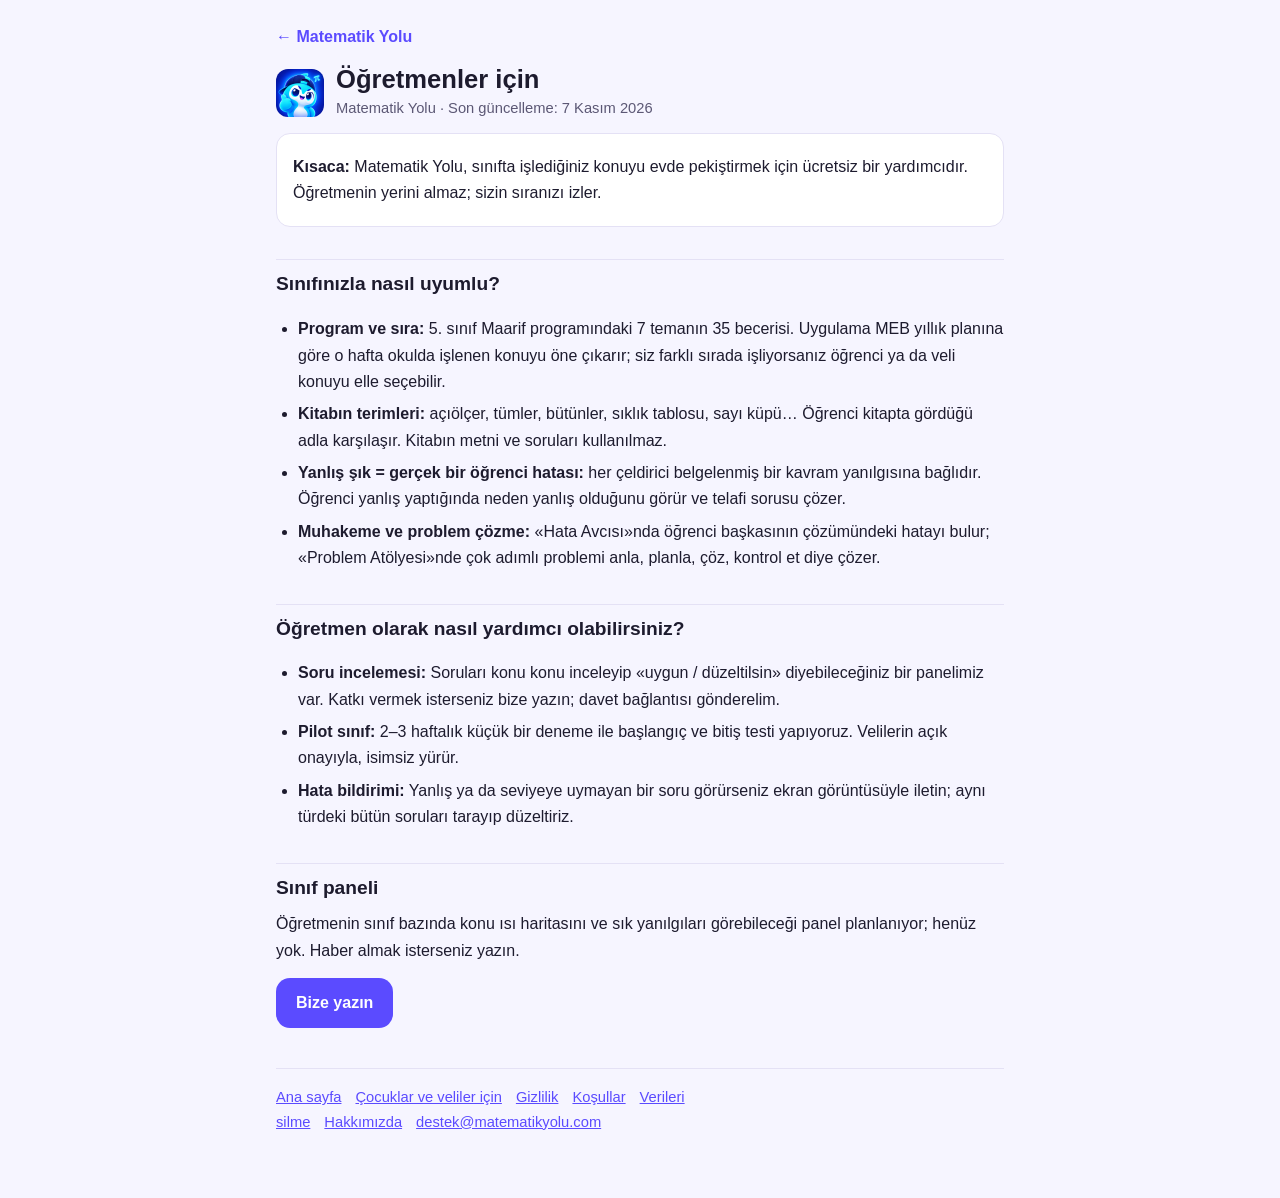
<file: docs/ogretmenler/index.html>
<!doctype html>
<html lang="tr">
<head>
<meta charset="utf-8">
<meta name="viewport" content="width=device-width, initial-scale=1">
<title>Öğretmenler için · Matematik Yolu</title>
<meta name="description" content="Matematik Yolu sınıfınızda nasıl yardımcı olur.">
<link rel="icon" href="../img/simge2_192.png" type="image/png">
<style>
:root{--bg:#f6f5ff;--kart:#fff;--yazi:#1d1b2e;--soluk:#5c5875;--ana:#5B4BFF;--cizgi:#e4e1f5;--yesil:#16a34a;--kirmizi:#dc2626}
@media (prefers-color-scheme:dark){:root{--bg:#121022;--kart:#1c1932;--yazi:#ecebf7;--soluk:#a9a5c4;--ana:#9d93ff;--cizgi:#2e2a4a;--yesil:#4ade80;--kirmizi:#f87171}}
*{box-sizing:border-box}
body{margin:0;background:var(--bg);color:var(--yazi);font:16px/1.65 -apple-system,"Segoe UI",Roboto,Nunito,sans-serif}
main{max-width:760px;margin:0 auto;padding:24px 16px 64px}
header{display:flex;align-items:center;gap:12px;margin-bottom:8px}
header img{width:48px;height:48px;border-radius:12px}
h1{font-size:1.6rem;line-height:1.25;margin:0}
h2{font-size:1.2rem;margin:32px 0 8px;padding-top:8px;border-top:1px solid var(--cizgi)}
h3{font-size:1.02rem;margin:18px 0 4px}
p,li{margin:6px 0}
ul{padding-left:22px}
.soluk{color:var(--soluk);font-size:.92rem}
.kart{background:var(--kart);border:1px solid var(--cizgi);border-radius:14px;padding:14px 16px;margin:12px 0}
.ozet li{list-style:none;margin-left:-22px}
table{width:100%;border-collapse:collapse;font-size:.93rem;margin:10px 0}
th,td{text-align:left;vertical-align:top;padding:8px 6px;border-bottom:1px solid var(--cizgi)}
th{color:var(--soluk);font-weight:600}
.tablo{overflow-x:auto}
a{color:var(--ana)}
.evet{color:var(--yesil);font-weight:700}.hayir{color:var(--kirmizi);font-weight:700}
nav.icindekiler a{display:inline-block;margin:2px 10px 2px 0}
.geri{display:inline-block;margin:0 0 14px;font-weight:700;text-decoration:none}
.dugme{display:inline-block;background:var(--ana);color:#fff;padding:12px 20px;border-radius:14px;font-weight:800;text-decoration:none;margin-top:8px}
@media (prefers-color-scheme:dark){.dugme{color:#121022}}
footer{margin-top:40px;padding-top:16px;border-top:1px solid var(--cizgi)}
footer a{margin-right:14px}
</style>
</head>
<body>
<main>
<a class="geri" href="../">← Matematik Yolu</a>
<header><img src="../img/simge2_192.png" alt=""><div><h1>Öğretmenler için</h1><div class="soluk">Matematik Yolu · Son güncelleme: 7 Kasım 2026</div></div></header>

<div class="kart ozet"><p><b>Kısaca:</b> Matematik Yolu, sınıfta işlediğiniz konuyu evde pekiştirmek için ücretsiz bir yardımcıdır. Öğretmenin yerini almaz; sizin sıranızı izler.</p></div>
<h2>Sınıfınızla nasıl uyumlu?</h2>
<ul>
<li><b>Program ve sıra:</b> 5. sınıf Maarif programındaki 7 temanın 35 becerisi. Uygulama MEB yıllık planına göre o hafta okulda işlenen konuyu öne çıkarır; siz farklı sırada işliyorsanız öğrenci ya da veli konuyu elle seçebilir.</li>
<li><b>Kitabın terimleri:</b> açıölçer, tümler, bütünler, sıklık tablosu, sayı küpü… Öğrenci kitapta gördüğü adla karşılaşır. Kitabın metni ve soruları kullanılmaz.</li>
<li><b>Yanlış şık = gerçek bir öğrenci hatası:</b> her çeldirici belgelenmiş bir kavram yanılgısına bağlıdır. Öğrenci yanlış yaptığında neden yanlış olduğunu görür ve telafi sorusu çözer.</li>
<li><b>Muhakeme ve problem çözme:</b> «Hata Avcısı»nda öğrenci başkasının çözümündeki hatayı bulur; «Problem Atölyesi»nde çok adımlı problemi anla, planla, çöz, kontrol et diye çözer.</li>
</ul>
<h2>Öğretmen olarak nasıl yardımcı olabilirsiniz?</h2>
<ul>
<li><b>Soru incelemesi:</b> Soruları konu konu inceleyip «uygun / düzeltilsin» diyebileceğiniz bir panelimiz var. Katkı vermek isterseniz bize yazın; davet bağlantısı gönderelim.</li>
<li><b>Pilot sınıf:</b> 2–3 haftalık küçük bir deneme ile başlangıç ve bitiş testi yapıyoruz. Velilerin açık onayıyla, isimsiz yürür.</li>
<li><b>Hata bildirimi:</b> Yanlış ya da seviyeye uymayan bir soru görürseniz ekran görüntüsüyle iletin; aynı türdeki bütün soruları tarayıp düzeltiriz.</li>
</ul>
<h2>Sınıf paneli</h2>
<p>Öğretmenin sınıf bazında konu ısı haritasını ve sık yanılgıları görebileceği panel planlanıyor; henüz yok. Haber almak isterseniz yazın.</p>
<p><a class="dugme" href="mailto:destek@matematikyolu.com?subject=%C3%96%C4%9Fretmen%20i%C5%9Fbirli%C4%9Fi">Bize yazın</a></p>

<footer class="soluk"><a href="../">Ana sayfa</a><a href="../cocuklar/">Çocuklar ve veliler için</a><a href="../gizlilik/">Gizlilik</a><a href="../kosullar/">Koşullar</a><a href="../veri-sil/">Verileri silme</a><a href="../hakkimizda/">Hakkımızda</a><a href="mailto:destek@matematikyolu.com">destek@matematikyolu.com</a></footer>
</main>
</body>
</html>
</file>
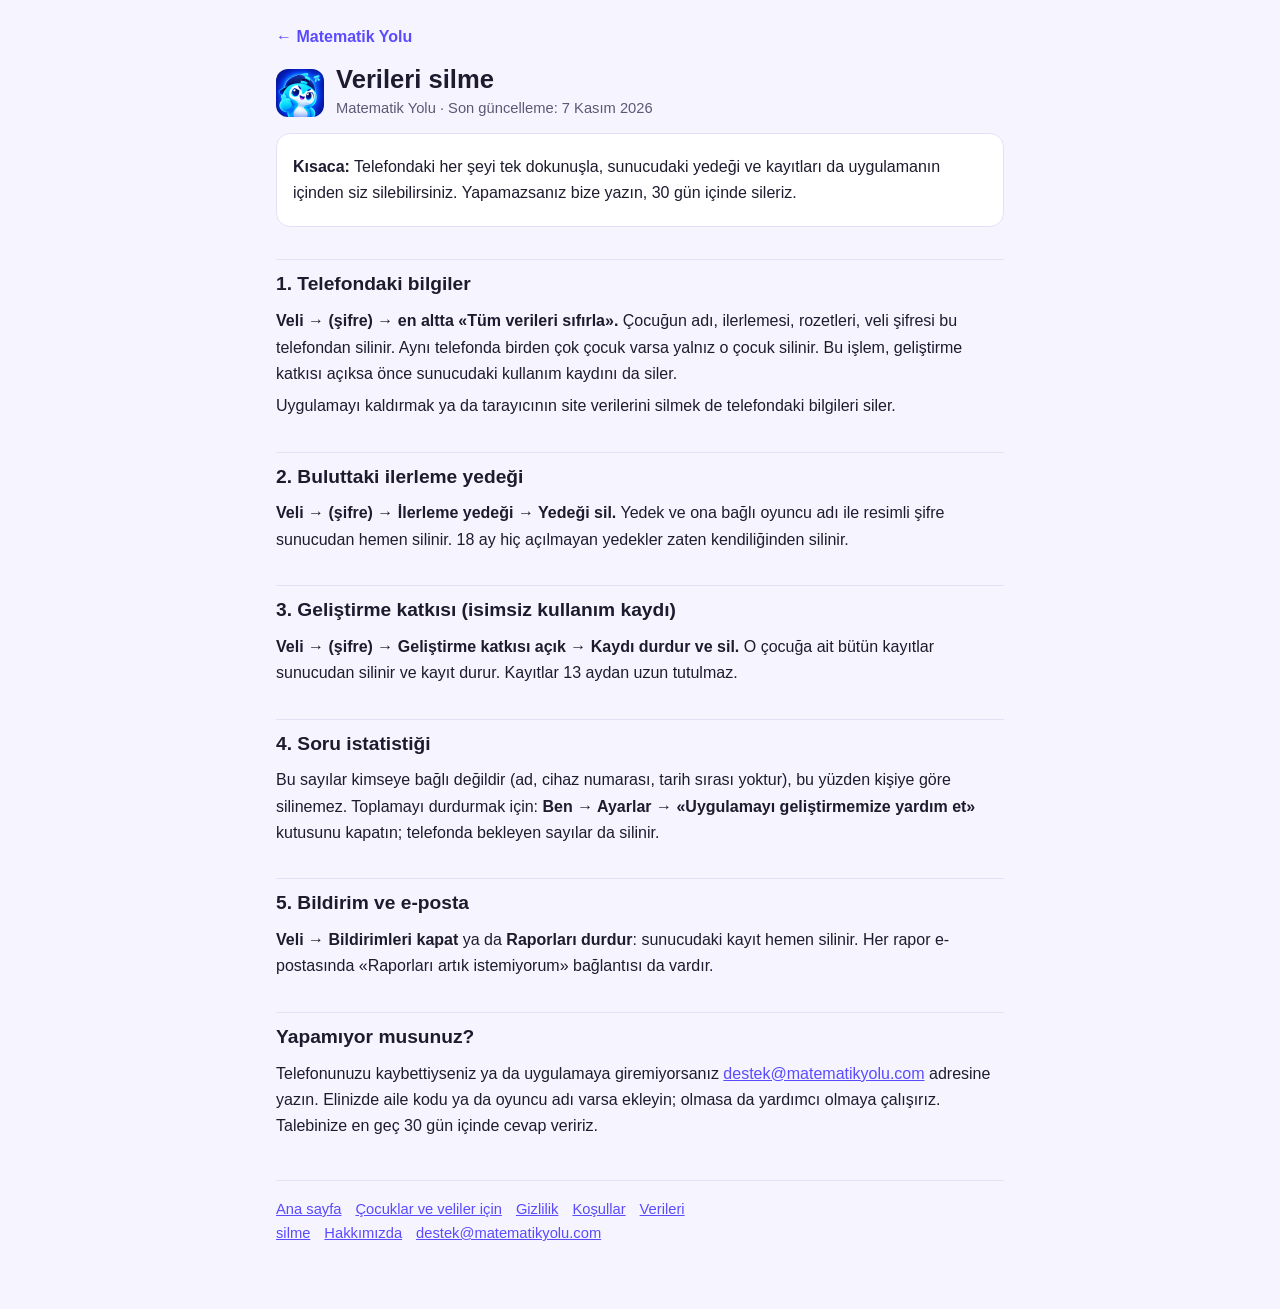
<file: docs/veri-sil/index.html>
<!doctype html>
<html lang="tr">
<head>
<meta charset="utf-8">
<meta name="viewport" content="width=device-width, initial-scale=1">
<title>Verileri silme · Matematik Yolu</title>
<meta name="description" content="Matematik Yolu verilerinizi telefonunuzdan ve sunucudan nasıl silersiniz.">
<link rel="icon" href="../img/simge2_192.png" type="image/png">
<style>
:root{--bg:#f6f5ff;--kart:#fff;--yazi:#1d1b2e;--soluk:#5c5875;--ana:#5B4BFF;--cizgi:#e4e1f5;--yesil:#16a34a;--kirmizi:#dc2626}
@media (prefers-color-scheme:dark){:root{--bg:#121022;--kart:#1c1932;--yazi:#ecebf7;--soluk:#a9a5c4;--ana:#9d93ff;--cizgi:#2e2a4a;--yesil:#4ade80;--kirmizi:#f87171}}
*{box-sizing:border-box}
body{margin:0;background:var(--bg);color:var(--yazi);font:16px/1.65 -apple-system,"Segoe UI",Roboto,Nunito,sans-serif}
main{max-width:760px;margin:0 auto;padding:24px 16px 64px}
header{display:flex;align-items:center;gap:12px;margin-bottom:8px}
header img{width:48px;height:48px;border-radius:12px}
h1{font-size:1.6rem;line-height:1.25;margin:0}
h2{font-size:1.2rem;margin:32px 0 8px;padding-top:8px;border-top:1px solid var(--cizgi)}
h3{font-size:1.02rem;margin:18px 0 4px}
p,li{margin:6px 0}
ul{padding-left:22px}
.soluk{color:var(--soluk);font-size:.92rem}
.kart{background:var(--kart);border:1px solid var(--cizgi);border-radius:14px;padding:14px 16px;margin:12px 0}
.ozet li{list-style:none;margin-left:-22px}
table{width:100%;border-collapse:collapse;font-size:.93rem;margin:10px 0}
th,td{text-align:left;vertical-align:top;padding:8px 6px;border-bottom:1px solid var(--cizgi)}
th{color:var(--soluk);font-weight:600}
.tablo{overflow-x:auto}
a{color:var(--ana)}
.evet{color:var(--yesil);font-weight:700}.hayir{color:var(--kirmizi);font-weight:700}
nav.icindekiler a{display:inline-block;margin:2px 10px 2px 0}
.geri{display:inline-block;margin:0 0 14px;font-weight:700;text-decoration:none}
.dugme{display:inline-block;background:var(--ana);color:#fff;padding:12px 20px;border-radius:14px;font-weight:800;text-decoration:none;margin-top:8px}
@media (prefers-color-scheme:dark){.dugme{color:#121022}}
footer{margin-top:40px;padding-top:16px;border-top:1px solid var(--cizgi)}
footer a{margin-right:14px}
</style>
</head>
<body>
<main>
<a class="geri" href="../">← Matematik Yolu</a>
<header><img src="../img/simge2_192.png" alt=""><div><h1>Verileri silme</h1><div class="soluk">Matematik Yolu · Son güncelleme: 7 Kasım 2026</div></div></header>

<div class="kart ozet"><p><b>Kısaca:</b> Telefondaki her şeyi tek dokunuşla, sunucudaki yedeği ve kayıtları da uygulamanın içinden siz silebilirsiniz. Yapamazsanız bize yazın, 30 gün içinde sileriz.</p></div>
<h2>1. Telefondaki bilgiler</h2>
<p><b>Veli → (şifre) → en altta «Tüm verileri sıfırla».</b> Çocuğun adı, ilerlemesi, rozetleri, veli şifresi bu telefondan silinir. Aynı telefonda birden çok çocuk varsa yalnız o çocuk silinir. Bu işlem, geliştirme katkısı açıksa önce sunucudaki kullanım kaydını da siler.</p>
<p>Uygulamayı kaldırmak ya da tarayıcının site verilerini silmek de telefondaki bilgileri siler.</p>
<h2>2. Buluttaki ilerleme yedeği</h2>
<p><b>Veli → (şifre) → İlerleme yedeği → Yedeği sil.</b> Yedek ve ona bağlı oyuncu adı ile resimli şifre sunucudan hemen silinir. 18 ay hiç açılmayan yedekler zaten kendiliğinden silinir.</p>
<h2>3. Geliştirme katkısı (isimsiz kullanım kaydı)</h2>
<p><b>Veli → (şifre) → Geliştirme katkısı açık → Kaydı durdur ve sil.</b> O çocuğa ait bütün kayıtlar sunucudan silinir ve kayıt durur. Kayıtlar 13 aydan uzun tutulmaz.</p>
<h2>4. Soru istatistiği</h2>
<p>Bu sayılar kimseye bağlı değildir (ad, cihaz numarası, tarih sırası yoktur), bu yüzden kişiye göre silinemez. Toplamayı durdurmak için: <b>Ben → Ayarlar → «Uygulamayı geliştirmemize yardım et»</b> kutusunu kapatın; telefonda bekleyen sayılar da silinir.</p>
<h2>5. Bildirim ve e-posta</h2>
<p><b>Veli → Bildirimleri kapat</b> ya da <b>Raporları durdur</b>: sunucudaki kayıt hemen silinir. Her rapor e-postasında «Raporları artık istemiyorum» bağlantısı da vardır.</p>
<h2>Yapamıyor musunuz?</h2>
<p>Telefonunuzu kaybettiyseniz ya da uygulamaya giremiyorsanız <a href="mailto:destek@matematikyolu.com?subject=Veri%20silme%20talebi">destek@matematikyolu.com</a> adresine yazın. Elinizde aile kodu ya da oyuncu adı varsa ekleyin; olmasa da yardımcı olmaya çalışırız. Talebinize en geç 30 gün içinde cevap veririz.</p>

<footer class="soluk"><a href="../">Ana sayfa</a><a href="../cocuklar/">Çocuklar ve veliler için</a><a href="../gizlilik/">Gizlilik</a><a href="../kosullar/">Koşullar</a><a href="../veri-sil/">Verileri silme</a><a href="../hakkimizda/">Hakkımızda</a><a href="mailto:destek@matematikyolu.com">destek@matematikyolu.com</a></footer>
</main>
</body>
</html>
</file>
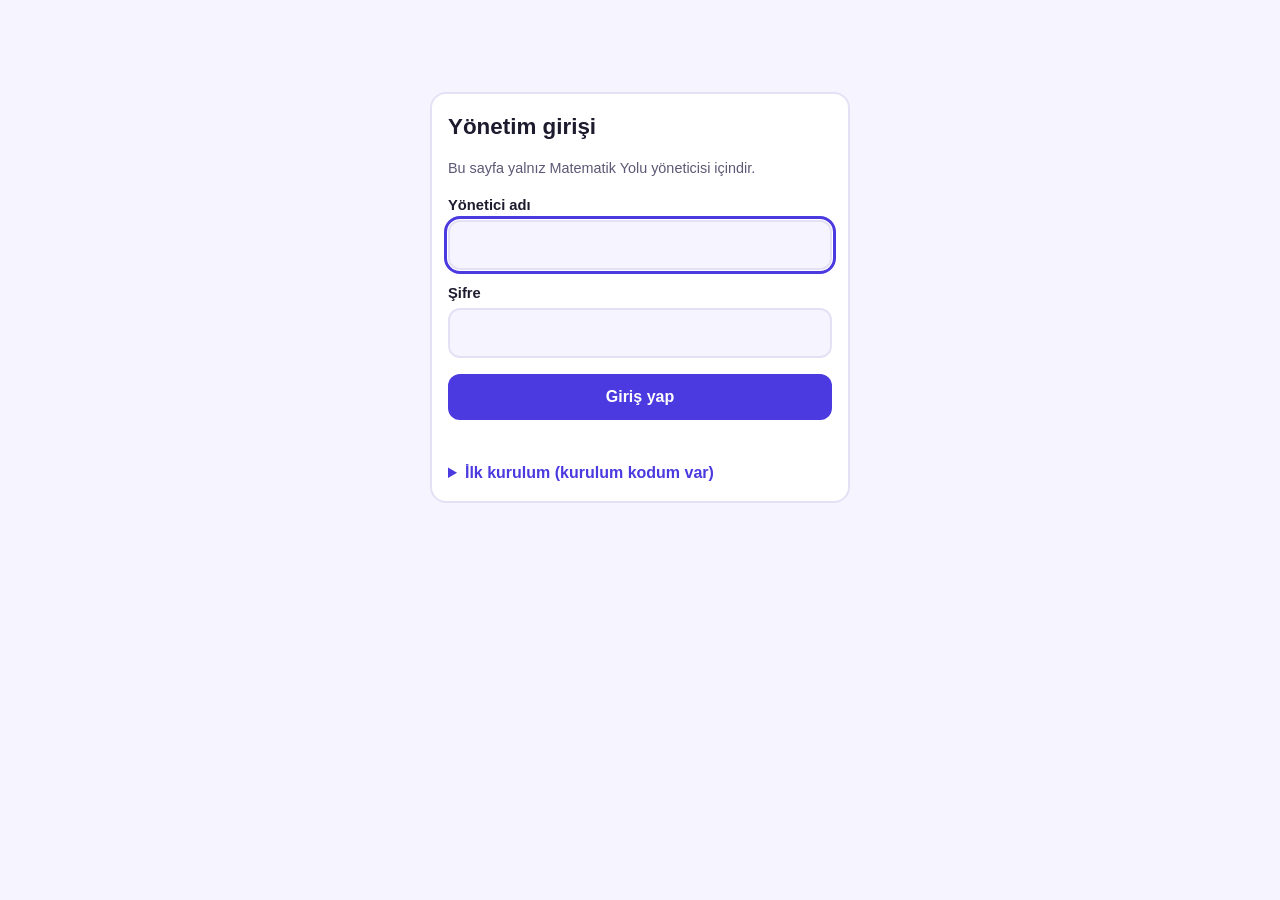
<file: docs/yonetim/index.html>
<!doctype html>
<html lang="tr">
<head>
<meta charset="utf-8">
<meta name="viewport" content="width=device-width, initial-scale=1">
<title>Yönetim · Matematik Yolu</title>
<meta name="robots" content="noindex, nofollow">
<meta name="referrer" content="no-referrer">
<meta http-equiv="Content-Security-Policy" content="default-src 'none'; script-src 'self' 'unsafe-inline'; style-src 'unsafe-inline'; img-src 'self' data:; connect-src https://yrhegvpzmjqrwdgrjfer.supabase.co; base-uri 'none'; form-action 'none'">
<link rel="icon" href="../img/simge2_192.png" type="image/png">
<style>
:root{--bg:#f6f5ff;--kart:#fff;--yazi:#1d1b2e;--soluk:#5c5875;--ana:#4a3ae0;--cizgi:#e4e1f5;--ok:#13804a;--bad:#c0262d;--mavi:#2563c9;--sari:#9a6700}
@media (prefers-color-scheme:dark){:root{--bg:#121022;--kart:#1c1932;--yazi:#ecebf7;--soluk:#a9a5c4;--ana:#a69dff;--cizgi:#2e2a4a;--ok:#4ade80;--bad:#f87171;--mavi:#7fb0ff;--sari:#facc15}}
*{box-sizing:border-box}
html,body{margin:0;background:var(--bg);color:var(--yazi);font:16px/1.5 -apple-system,"Segoe UI",Roboto,sans-serif}
body.gizli{visibility:hidden}
main{max-width:1100px;margin:0 auto;padding:20px 16px 60px}
h1{font-size:1.4rem;margin:0}
h2{font-size:1.1rem;margin:0 0 10px}
.ust{display:flex;align-items:center;gap:12px;flex-wrap:wrap;margin-bottom:16px}
.ust .bosluk{flex:1}
.kart{background:var(--kart);border:2px solid var(--cizgi);border-radius:16px;padding:16px;margin-bottom:14px}
.giris{max-width:420px;margin:8vh auto 0}
label{display:block;font-weight:700;font-size:.92rem;margin:12px 0 4px}
input,select{width:100%;font:inherit;padding:11px 12px;border:2px solid var(--cizgi);border-radius:12px;background:var(--bg);color:var(--yazi)}
.ust select{width:auto}
input:focus,select:focus{outline:3px solid var(--ana);outline-offset:1px}
button{font:inherit;font-weight:800;border:0;border-radius:12px;padding:11px 18px;cursor:pointer;background:var(--ana);color:#fff;min-height:44px}
button.ikincil{background:transparent;color:var(--ana);border:2px solid var(--cizgi)}
button[disabled]{opacity:.6;cursor:default}
.tam{width:100%;margin-top:16px}
.hata{color:var(--bad);font-weight:700;margin-top:10px;min-height:1.4em}
.not{color:var(--soluk);font-size:.9rem}
.sayilar{display:grid;grid-template-columns:repeat(auto-fit,minmax(150px,1fr));gap:10px;margin-bottom:14px}
.sayi{background:var(--kart);border:2px solid var(--cizgi);border-radius:14px;padding:12px 14px}
.sayi b{display:block;font-size:1.8rem;line-height:1.1}
.sayi span{color:var(--soluk);font-size:.88rem}
.iki{display:grid;grid-template-columns:1fr 1fr;gap:14px}
@media (max-width:820px){.iki{grid-template-columns:1fr}}
.tablo{overflow-x:auto}
table{width:100%;border-collapse:collapse;font-size:.9rem}
th,td{text-align:left;padding:7px 6px;border-bottom:1px solid var(--cizgi);vertical-align:top}
th{color:var(--soluk);font-weight:700;white-space:nowrap}
td.s{text-align:right;white-space:nowrap;font-variant-numeric:tabular-nums}
.metin{max-width:420px}
.etk{display:inline-block;font-size:.78rem;padding:1px 7px;border-radius:99px;border:1px solid var(--cizgi);color:var(--soluk);white-space:nowrap}
.cubuk{display:flex;height:10px;border-radius:6px;overflow:hidden;background:var(--cizgi);min-width:80px}
.cubuk i{display:block;height:100%}
.c-ilk{background:var(--ok)} .c-ipu{background:var(--mavi)} .c-coz{background:var(--bad)}
svg text{fill:var(--soluk);font-size:11px}
.bos{color:var(--soluk);font-style:italic}
.sekme{display:flex;gap:6px;flex-wrap:wrap}
details summary{cursor:pointer;font-weight:700;color:var(--ana)}
</style>
</head>
<body class="gizli">
<main id="m"></main>
<script src="../config.js"></script>
<script>
(function () {
  'use strict';
  // Başka bir sitenin çerçevesi içinde açılmasın (tıklama tuzağına karşı)
  if (window.top !== window.self) { try { window.top.location = window.self.location.href; } catch (e) { } return; }
  document.body.classList.remove('gizli');
  var ADLAR = {"beceri": {"g_temel": "Nokta, Doğru, Işın", "g_cember": "Çember ve Daire", "g_dikme_paralel": "Dikme ve Paralellik", "g_aci": "Açılar ve Açı Ölçme", "g_aci_iliski": "Tümler, Bütünler, Ters Açılar", "g_cokgen": "Çokgenler", "g_ucgen": "Üçgenler", "n_okuma": "Büyük Sayıları Okuma-Yazma", "n_basamak": "Basamak Değeri ve Çözümleme", "n_karsilastir": "Sayıları Karşılaştırma", "n_toplacikar": "Toplama ve Çıkarma", "n_carpbol": "Çarpma ve Bölme", "n_problem": "Gerçek Yaşam Problemleri", "n_tahmin": "Yuvarlama ve Tahmin", "a_cevre": "Dikdörtgenin Çevresi", "a_alan": "Dikdörtgenin Alanı", "a_cevre_alan": "Çevre mi Alan mı?", "f_tur": "Kesir Türleri", "f_denk": "Denk Kesirler", "f_ondalik": "Ondalık Gösterim", "f_yuzde": "Yüzde Gösterimi", "f_karsilastir": "Kesirleri Karşılaştırma", "f_ondalik_karsilastir": "Ondalık ve Yüzde Karşılaştırma", "s_arastirma": "İstatistiksel Araştırma Süreci", "s_tablo_sutun": "Sıklık Tablosu ve Sütun Grafiği", "s_daire": "Daire Grafiği", "s_okuryazar": "Nokta Grafiği ve İstatistik Okuryazarlığı", "e_esitlik": "Eşitlik ve Denge", "e_ozellik": "İşlem Özellikleri", "e_us": "Kare ve Küp", "e_oncelik": "İşlem Önceliği", "e_oruntu": "Sayı ve Şekil Örüntüleri", "e_algoritma": "Algoritma ve Akış Şeması", "p_olay": "Olaylar: Kesin, İmkânsız, Mümkün", "p_spektrum": "Olasılık Spektrumu"}, "mis": {"isin_dogru": "Işın ile doğruyu karıştırma", "dp_dogru": "Doğru parçası ile doğruyu karıştırma", "isin_dp": "Işın ile doğru parçasını karıştırma", "dp_uzunluk": "Doğru parçası ile uzunluğunu karıştırma", "isin_yon": "Işının başlangıç noktasını karıştırma", "nokta_dogru": "Noktalardan geçen doğru sayısını karıştırma", "aci_olcu": "Özel açıların ölçülerini karıştırma", "nokta_sayma": "Doğru parçalarını eksik sayma", "cap_yaricap": "Çap ile yarıçapı karıştırma", "dik_yatay": "\"Dik olmak için yatay-dikey olmalı\" sanma", "paralel_kesisen": "Paralel ile kesişeni karıştırma", "aci_tur": "Açı türlerini karıştırma", "iletki_ters": "Açıölçerde yanlış ölçeği okuma", "aci_olcme": "Açıölçerle ölçerken yanlış çizgiyi okuma", "aci_kol": "Açıyı kol uzunluğuna göre karşılaştırma", "tumler_butunler": "Tümler ile bütünleri karıştırma", "ters_aci": "Ters açıları eşit görmeme", "cokgen_sayi": "Kenar, köşe ve iç açı sayısını karıştırma", "kosegen_kenar": "Kenarı köşegen sanma", "duzgun_eksik": "Düzgün çokgen tanımını eksik bilme", "ucgen_360": "Üçgenin iç açılarını 360° sanma", "ucgen_sinif": "Üçgeni yanlış sınıflandırma", "sifir_atlama": "Bölükteki sıfırları atlama", "boluk_kayma": "Bölük adlarını kaydırma", "basamak_deger": "Basamak değeri yerine rakamı söyleme", "basamak_kayma": "Basamağı bir kaydırma", "cozumleme_bitisik": "Çözümlemede sıfırları kaybetme", "ilk_rakam": "Sadece ilk rakama bakarak karşılaştırma", "ters_islem": "Bilinmeyeni bulurken ters işlemi seçmeme", "elde_unutma": "Eldeyi veya onluk bozmayı unutma", "sifir_sayisi": "Kısa yoldan çarpma/bölmede sıfırları yanlış sayma", "kismi_carpim": "Çarpmada ikinci satırı kaydırmama", "saat_ondalik": "Saati ondalık sayı gibi çıkarma", "problem_adim": "Çok adımlı problemde adım atlama", "yuvarlama_kesme": "Yuvarlarken sadece kesip atma", "yuvarlama_yukari": "Yuvarlarken hep yukarı yuvarlama", "cift_sayma": "Aynı dikdörtgeni iki kez sayma ya da kareyi saymama", "sade_tek": "Sadeleştirirken yalnız payı ya da yalnız paydayı bölme", "cevre_yarim": "Çevreyi hesaplarken sadece iki kenarı toplama", "cevre_alan": "Çevre ile alanı karıştırma", "birim": "Alan birimini yanlış yazma", "kare_cevre": "Karenin çevresini 2'ye bölerek kenarı bulma", "ters_cevre": "Çevreden kenar bulurken yarıya bölmeyi unutma", "cevre_alan_ayni": "\"Çevreleri eşitse alanları da eşittir\" sanma", "kesir_tur": "Kesir türlerini karıştırma", "tamsayili": "Bileşik ↔ tam sayılı kesir dönüşüm hatası", "denk_toplama": "Denk kesir için pay ve paydaya aynı sayıyı ekleme", "ondalik_basamak": "Ondalık gösterimde basamak sayısını karıştırma", "ondalik_okunus": "Ondalık gösterimi yanlış okuma", "ondalik_parca": "Ondalık gösterimde tam kısım ile ondalık kısmı karıştırma", "yuzde_ondalik": "Yüzdeyi ondalığa yanlış çevirme", "payda_buyuk": "\"Paydası büyük olan kesir büyüktür\" sanma", "bos_kisim": "Boyalı yerine boş kısmı sayma", "pay_payda_ters": "Pay ile paydayı karıştırma", "kesir_model": "Bütünü ve parçaları karıştırma", "cizgi_sayma": "Sayı doğrusunda çizgileri sayma", "pay_payda_ayri": "Kesirleri karşılaştırırken sadece paya bakma", "uzun_buyuk": "\"Basamağı çok olan ondalık sayı büyüktür\" sanma", "tam_kisim": "Ondalık sayılarda önce virgülden sonrasına bakma", "esit_payda": "Paydaları eşit kesirleri karşılaştıramama", "sifir_fark": "Sondaki sıfırın değeri değiştirdiğini sanma", "soru_tek": "Araştırma sorusunu tek kişiye/tek cevaba yönlendirme", "veri_kaynak": "Hazır veri ile kendi topladığımız veriyi karıştırma", "anket_kural": "Anket hazırlama kurallarını karıştırma", "adim_sira": "Araştırma adımlarının sırasını karıştırma", "daire_toplam": "Daire grafiğinde dilimlerin toplamını kontrol etmeme", "grafik_secim": "Veriye uygun grafiği seçememe", "grafik_cizim": "Sütun grafiğinde sütun boyunu yanlış çizme", "grafik_okuma": "Grafikten yanlış değer okuma", "fark_toplam": "\"Fark\" sorulduğunda toplama yapma", "dilim_oran": "Daire grafiğinde dilim oranını yanlış belirleme", "asiri_genelleme": "Veriden kesin olmayan sonuç çıkarma", "eksen_yanilsama": "Kesik eksenli grafikte yanılma", "esittir_sonuc": "\"=\" işaretini \"sonucu yaz\" diye görme", "denge_bozma": "Eşitliğin korunumunu bilmeme", "ozellik_karis": "İşlem özelliklerini karıştırma", "dagilma_eksik": "Dağılmada sadece ilk terimi çarpma", "cikarma_degisme": "Çıkarma/bölmede değişme özelliği var sanma", "us_carpim": "Kareyi 2 ile çarpmak sanma", "oncelik_soldan": "İşlem önceliğini atlayıp soldan sağa yapma", "oruntu_baslangic": "Örüntüde ilk terimi hesaba katmama", "ayni_oncelik": "Aynı öncelikli işlemleri soldan sağa yapmama", "oruntu_kural": "Örüntünün kuralını bir adımda deneyip bırakma", "oruntu_sabit": "Her örüntünün sabit artışlı olduğunu sanma", "oruntu_bir": "Örüntüde artış sayısını bir fazla sayma", "baslangic_unutma": "Başlangıçtaki miktarı eklememe", "baslangic_sira": "Başlangıç anını 1. adım sanma", "algoritma_sira": "Algoritma adımlarını sırasız uygulama", "karar_dongu": "Karar adımında \"Hayır\" cevabının nereye gittiğini karıştırma", "dongu_sayma": "Döngü tekrarlarını yanlış sayma", "olay_tur": "Kesin, imkânsız ve mümkün olayları karıştırma", "olasilik_buyuk": "Olasılığın 1'den büyük olabileceğini sanma", "olasilik_tercih": "Olasılığı sevdiği renge ya da şansa göre tahmin etme", "iki_sonuc_esit": "İki sonuç varsa olasılıkları eşit sanma", "olasilik_oran": "Olasılık kesrini yanlış kurma", "az_cok": "Az olası ile çok olasıyı karıştırma", "sifir_basta": "En küçük sayıyı 0 ile başlatma", "fiyat_okuma": "Fiyatı lira-kuruş olarak yanlış okuma", "istenen_verilen": "Verileni istenen sanma", "kontrol_tekrar": "Kontrolü aynı yolu tekrarlayarak yapma", "kontrol_yuzeysel": "Cevabın büyüklüğünü kontrol sanma", "ara_sonuc": "Ara sonucu cevap sanma", "kalan_yok": "Bölmede kalanı hesaba katmama", "hata_ilk": "Hatanın başladığı yeri değil, sonucunu seçme", "hata_yeri": "Doğru bir adımı hatalı sanma", "aci_isim": "Açıyı adlandırırken köşe harfini yanlış yere yazma", "paralel_kesen": "Paralel doğruları kesen doğrunun açılarını karıştırma", "dis_aci": "Dış açıyı iç açıyla karıştırma", "cokgen_isim": "Çokgeni adlandırırken köşeleri sırasız yazma", "ucgen_aci_siniri": "Bir üçgende iki dik ya da iki geniş açı olabileceğini sanma", "cember_insa": "Çemberlerle inşa edilen üçgenin türünü yanlış bulma", "nokta_ad": "Çizimi noktayla karıştırma", "cember_parca": "Çemberin parçalarını karıştırma", "basamak_karsilastir": "Eşit basamaklı sayılarda yanlış basamağa bakma", "tahmin_tam": "Tahmin yerine tam sonucu hesaplama", "genel": "İşlem hatası"}};
  var CFG = window.MY_CONFIG || {}, m = document.getElementById('m');
  var ANAHTAR = 'my_yonetim_oturum', DURUM = { gun: 30, veri: null, ekran: 'giris' }, bosTimer = null;
  var esc = function (s) { return String(s == null ? '' : s).replace(/[&<>"']/g, function (c) { return { '&': '&amp;', '<': '&lt;', '>': '&gt;', '"': '&quot;', "'": '&#39;' }[c]; }); };
  var oturum = function () { try { return sessionStorage.getItem(ANAHTAR) || ''; } catch (e) { return ''; } };
  var oturumYaz = function (b) { try { if (b) sessionStorage.setItem(ANAHTAR, b); else sessionStorage.removeItem(ANAHTAR); } catch (e) { } };
  var rpc = function (fn, body) {
    return fetch(CFG.supabaseUrl + '/rest/v1/rpc/' + fn, { method: 'POST', cache: 'no-store', credentials: 'omit', referrerPolicy: 'no-referrer',
      headers: { apikey: CFG.anonKey, 'Content-Type': 'application/json' }, body: JSON.stringify(body) })
      .then(function (r) { if (!r.ok) throw new Error('sunucu ' + r.status); return r.json(); });
  };
  var becAd = function (id) { return (ADLAR.beceri && ADLAR.beceri[id]) || id; };
  var misAd = function (id) { return (ADLAR.mis && ADLAR.mis[id]) || id; };
  var MOD = { lesson: 'Ders', learn: 'Öğren', review: 'Tekrar', mistakes: 'Hatalarım', mix: 'Karışık', speed: 'Hız yarışı', placement: 'Seviye belirleme', hata: 'Hata Avcısı', atolye: 'Problem Atölyesi', exam: 'Bölge sınavı', olcme: 'Ölçme testi', hazir: 'Hazır mıyız' };
  var HATA = { yanlis: 'Ad ya da şifre yanlış. 5 yanlış denemeden sonra giriş 30 dakika kapanır.', kilitli: 'Çok fazla yanlış deneme. Hesap bir süre kilitli.', sinir: 'Bu ağdan bugün çok fazla başarısız deneme yapıldı. Yarın yeniden deneyin.',
    kod: 'Kurulum kodu geçersiz ya da süresi dolmuş.', ad: 'Ad 3–30 karakter olmalı: küçük harf, rakam, nokta ya da alt çizgi.', sifre: 'Şifre en az 12 karakter olmalı, harf ve rakam içermeli, adınızı içermemeli.',
    var: 'Zaten bir yönetici var. Giriş yapın.', oturum: 'Oturumunuz kapandı. Yeniden giriş yapın.' };

  // 30 dakika hiçbir şeye dokunulmazsa oturum kapanır
  function bosSay() { clearTimeout(bosTimer); if (oturum()) bosTimer = setTimeout(function () { cikis('Uzun süre işlem yapılmadığı için oturum kapandı.'); }, 30 * 60 * 1000); }
  ['click', 'keydown', 'touchstart'].forEach(function (e) { document.addEventListener(e, bosSay, { passive: true }); });

  function girisCiz(mesaj) {
    DURUM.ekran = 'giris';
    m.innerHTML = '<div class="kart giris"><h1>Yönetim girişi</h1><p class="not">Bu sayfa yalnız Matematik Yolu yöneticisi içindir.</p>' +
      '<form id="f" autocomplete="on"><label for="ad">Yönetici adı</label><input id="ad" name="username" autocomplete="username" autocapitalize="none" spellcheck="false" required maxlength="30">' +
      '<label for="sf">Şifre</label><input id="sf" name="password" type="password" autocomplete="current-password" required maxlength="128">' +
      '<button class="tam" id="gir" type="submit">Giriş yap</button><div class="hata" id="h">' + esc(mesaj || '') + '</div></form>' +
      '<details style="margin-top:8px"><summary>İlk kurulum (kurulum kodum var)</summary>' +
      '<form id="fk" autocomplete="off"><label for="kk">Kurulum kodu</label><input id="kk" autocapitalize="characters" spellcheck="false" required maxlength="40">' +
      '<label for="kad">Yönetici adı</label><input id="kad" name="username" autocomplete="username" autocapitalize="none" spellcheck="false" required maxlength="30">' +
      '<label for="ks1">Şifre (en az 12 karakter, harf ve rakam)</label><input id="ks1" type="password" autocomplete="new-password" required maxlength="128">' +
      '<label for="ks2">Şifre (tekrar)</label><input id="ks2" type="password" autocomplete="new-password" required maxlength="128">' +
      '<button class="tam" type="submit">Hesabı kur</button><div class="hata" id="hk"></div></form></details></div>';
    document.getElementById('f').addEventListener('submit', function (e) {
      e.preventDefault(); var b = document.getElementById('gir'), h = document.getElementById('h'); b.disabled = true; h.textContent = '';
      rpc('yonetici_giris', { p_ad: document.getElementById('ad').value, p_sifre: document.getElementById('sf').value }).then(function (r) {
        b.disabled = false;
        if (r && r.ok) { oturumYaz(r.belirtec); bosSay(); yukle(); return; }
        h.textContent = (r && r.hata === 'kilitli' && r.dakika) ? 'Çok fazla yanlış deneme. ' + r.dakika + ' dakika sonra yeniden deneyin.' : HATA[r && r.hata] || 'Giriş yapılamadı.';
        document.getElementById('sf').value = '';
      }).catch(function () { b.disabled = false; h.textContent = 'Sunucuya ulaşılamadı. İnternet bağlantınızı kontrol edin.'; });
    });
    document.getElementById('fk').addEventListener('submit', function (e) {
      e.preventDefault(); var h = document.getElementById('hk'), s1 = document.getElementById('ks1').value;
      if (s1 !== document.getElementById('ks2').value) { h.textContent = 'İki şifre aynı değil.'; return; }
      rpc('yonetici_kur', { p_kod: document.getElementById('kk').value, p_ad: document.getElementById('kad').value, p_sifre: s1 }).then(function (r) {
        if (r && r.ok) { girisCiz(''); document.getElementById('h').style.color = 'var(--ok)'; document.getElementById('h').textContent = 'Hesap kuruldu. Şimdi giriş yapın.'; return; }
        h.textContent = HATA[r && r.hata] || 'Kurulamadı.';
      }).catch(function () { h.textContent = 'Sunucuya ulaşılamadı.'; });
    });
    var a = document.getElementById('ad'); if (a) a.focus();
  }

  function cikis(mesaj) {
    var b = oturum(); oturumYaz(''); clearTimeout(bosTimer); DURUM.veri = null;
    if (b) rpc('yonetici_cikis', { p_belirtec: b }).catch(function () { });
    girisCiz(mesaj);
  }

  function yukle() {
    m.innerHTML = '<p class="not">Yükleniyor…</p>';
    rpc('yonetici_ozet', { p_belirtec: oturum(), p_gun: DURUM.gun }).then(function (r) {
      if (!r || !r.ok) { oturumYaz(''); girisCiz(HATA[r && r.hata] || ''); return; }
      DURUM.veri = r; panelCiz();
    }).catch(function () { m.innerHTML = '<div class="kart">Sunucuya ulaşılamadı. <button id="yen">Yeniden dene</button></div>'; document.getElementById('yen').onclick = yukle; });
  }

  var n = function (x) { return Number(x || 0).toLocaleString('tr-TR'); };
  var yuz = function (a, b) { return b ? Math.round(100 * a / b) : 0; };
  function cubuk(s) {
    var t = s.n || 1; return '<div class="cubuk" title="İlk denemede ' + s.ilk + ' · ipucuyla ' + s.ipucu + ' · çözüm ' + s.cozum + '">' +
      '<i class="c-ilk" style="width:' + (100 * s.ilk / t) + '%"></i><i class="c-ipu" style="width:' + (100 * s.ipucu / t) + '%"></i><i class="c-coz" style="width:' + (100 * s.cozum / t) + '%"></i></div>';
  }
  function soruTablo(liste, bosYazi) {
    if (!liste || !liste.length) return '<p class="bos">' + bosYazi + '</p>';
    return '<div class="tablo"><table><thead><tr><th>Konu</th><th>Soru kalıbı</th><th>Cevap</th><th>İlk deneme</th><th>İpucu</th><th>Çözüm</th><th>Ort. süre</th><th></th></tr></thead><tbody>' +
      liste.map(function (s) {
        return '<tr><td>' + esc(becAd(s.beceri)) + '</td><td class="metin">' + esc(s.metin || '(metin yok)') + ' <span class="etk">' + esc(s.tur) + '</span></td><td class="s">' + n(s.n) +
          '</td><td class="s">%' + yuz(s.ilk, s.n) + '</td><td class="s">' + n(s.ipucu) + '</td><td class="s">' + n(s.cozum) + '</td><td class="s">' + esc(s.ort_sn) + ' sn</td><td>' + cubuk(s) + '</td></tr>';
      }).join('') + '</tbody></table></div>';
  }
  function grafik(g) {
    if (!g || !g.length) return '';
    var W = 1000, H = 170, P = 26, mx = Math.max(1, Math.max.apply(null, g.map(function (d) { return Math.max(d.acan, d.ders); }))),
      bw = (W - P) / g.length, s = '';
    g.forEach(function (d, i) {
      var x = P + i * bw, h1 = (H - 30) * d.acan / mx, h2 = (H - 30) * d.ders / mx;
      s += '<rect x="' + (x + 1) + '" y="' + (H - 20 - h1) + '" width="' + Math.max(1, bw / 2 - 2) + '" height="' + h1 + '" fill="var(--ana)" rx="2"><title>' + esc(d.gun) + ': ' + d.acan + ' telefon</title></rect>';
      s += '<rect x="' + (x + bw / 2) + '" y="' + (H - 20 - h2) + '" width="' + Math.max(1, bw / 2 - 2) + '" height="' + h2 + '" fill="var(--ok)" rx="2"><title>' + esc(d.gun) + ': ' + d.ders + ' ders</title></rect>';
      if (g.length <= 31 ? i % Math.ceil(g.length / 10) === 0 : i % 14 === 0) s += '<text x="' + x + '" y="' + (H - 4) + '">' + esc(String(d.gun).slice(5).split('-').reverse().join('.')) + '</text>';
    });
    s += '<text x="0" y="12">' + mx + '</text><text x="0" y="' + (H - 22) + '">0</text>';
    return '<svg viewBox="0 0 ' + W + ' ' + H + '" width="100%" role="img" aria-label="Günlük açan telefon ve ders sayısı">' + s + '</svg>' +
      '<p class="not"><span style="color:var(--ana)">■</span> uygulamayı açan telefon &nbsp; <span style="color:var(--ok)">■</span> başlatılan ders</p>';
  }

  function panelCiz() {
    var r = DURUM.veri, k = r.kullanici || {}, t = r.toplam || {}, h = r.hizmet || {}, d = r.donus || {};
    var donus = (d.d1 || 0) + (d.d2_7 || 0) + (d.d8_30 || 0) + (d.d31 || 0);
    var html = '<div class="ust"><h1>📊 Matematik Yolu · Yönetim</h1><span class="bosluk"></span>' +
      '<select id="gun" aria-label="Dönem">' + [7, 30, 90, 365].map(function (g) { return '<option value="' + g + '"' + (g === DURUM.gun ? ' selected' : '') + '>Son ' + g + ' gün</option>'; }).join('') + '</select>' +
      '<button class="ikincil" id="yenile">Yenile</button><button class="ikincil" id="sd">Şifre değiştir</button><button id="cik">Çıkış</button></div>' +
      '<p class="not">Giriş yapan: <b>' + esc(r.ad) + '</b> · Dönem: ' + esc(r.bas) + ' – ' + esc(r.bugun) + (k.ilk_kayit ? ' · Kullanıcı sayacı ' + esc(k.ilk_kayit) + ' tarihinden beri çalışıyor' : ' · Kullanıcı sayacı henüz veri almadı') + '</p>' +
      '<div class="sayilar">' +
      '<div class="sayi"><b>' + n(k.bugun) + '</b><span>bugün açan telefon</span></div>' +
      '<div class="sayi"><b>' + n(k.hafta) + '</b><span>bu hafta açan telefon</span></div>' +
      '<div class="sayi"><b>' + n(k.ay) + '</b><span>bu ay açan telefon</span></div>' +
      '<div class="sayi"><b>' + n(k.yeni_donem) + '</b><span>dönemde ilk kez açan</span></div>' +
      '<div class="sayi"><b>' + n(t.cevap) + '</b><span>dönemde cevaplanan soru</span></div>' +
      '<div class="sayi"><b>%' + yuz(t.ilk, t.cevap) + '</b><span>ilk denemede doğru</span></div>' +
      '<div class="sayi"><b>' + esc(t.ort_sn == null ? '–' : t.ort_sn) + ' sn</b><span>soru başına ortalama süre</span></div>' +
      '<div class="sayi"><b>' + n(t.ipucu) + ' / ' + n(t.cozum) + '</b><span>ipucuyla / çözüm gösterildi</span></div>' +
      '</div>' +
      '<div class="kart"><h2>Günlük kullanım</h2>' + grafik(r.gunluk) + '</div>' +
      '<div class="iki"><div class="kart"><h2>Geri gelenler</h2>' + (donus ? '<table><tbody>' +
        [['d1', 'Ertesi gün'], ['d2_7', '2–7 gün sonra'], ['d8_30', '8–30 gün sonra'], ['d31', '1 aydan sonra']].map(function (x) { return '<tr><td>' + x[1] + '</td><td class="s">' + n(d[x[0]]) + '</td></tr>'; }).join('') +
        '</tbody></table><p class="not">Bir telefonun ilk açılışından kaç gün sonra yeniden açıldığı (her açılış günü bir kez sayılır).</p>' : '<p class="bos">Henüz veri yok.</p>') + '</div>' +
      '<div class="kart"><h2>Kayıtlar</h2><table><tbody>' +
        [['yedek', 'Bulut yedeği açık'], ['yedek_7g', 'Son 7 günde yedeklenen'], ['oyuncu', 'Oyuncu adı'], ['pilot', 'Geliştirme katkısı onayı'], ['bildirim', 'Bildirim açık'], ['eposta', 'Haftalık rapor e-postası']]
          .map(function (x) { return '<tr><td>' + x[1] + '</td><td class="s">' + n(h[x[0]]) + '</td></tr>'; }).join('') + '</tbody></table></div></div>' +
      '<div class="kart"><h2>En çok zorlanılan sorular</h2><p class="not">İpucu ya da çözüm gerektiren cevapların oranına göre. Çubuk: <span style="color:var(--ok)">■</span> ilk denemede doğru <span style="color:var(--mavi)">■</span> ipucuyla <span style="color:var(--bad)">■</span> çözüm gösterildi</p>' + soruTablo(r.zor, 'Henüz zorlanılan soru yok.') + '</div>' +
      '<div class="kart"><h2>En uzun düşünülen sorular</h2>' + soruTablo(r.uzun, 'Henüz veri yok.') + '</div>' +
      '<div class="kart"><h2>En çok ipucu kullanılan sorular</h2>' + soruTablo(r.ipucu, 'Henüz ipucu kullanılmamış.') + '</div>' +
      '<div class="iki"><div class="kart"><h2>Konulara göre</h2>' + ((r.beceri || []).length ? '<div class="tablo"><table><thead><tr><th>Konu</th><th>Cevap</th><th>İlk deneme</th><th>İpucu</th><th>Ort. süre</th></tr></thead><tbody>' +
        r.beceri.map(function (b) { return '<tr><td>' + esc(becAd(b.beceri)) + '</td><td class="s">' + n(b.n) + '</td><td class="s">%' + esc(b.ilk_yuzde) + '</td><td class="s">%' + esc(b.ipucu_yuzde) + '</td><td class="s">' + esc(b.ort_sn) + ' sn</td></tr>'; }).join('') + '</tbody></table></div>' : '<p class="bos">Henüz veri yok.</p>') + '</div>' +
      '<div class="kart"><h2>En sık yanılgılar</h2>' + ((r.yanilgi || []).length ? '<table><tbody>' +
        r.yanilgi.map(function (y) { return '<tr><td>' + esc(misAd(y.mis)) + '</td><td class="s">' + n(y.n) + '</td></tr>'; }).join('') + '</tbody></table>' : '<p class="bos">Henüz veri yok.</p>') + '</div></div>' +
      '<div class="iki"><div class="kart"><h2>Yarıda bırakılan dersler</h2>' + ((r.birakma || []).length ? '<div class="tablo"><table><thead><tr><th>Tür</th><th>Konu</th><th>Başlatılan</th><th>Biten</th><th>Bırakılan</th></tr></thead><tbody>' +
        r.birakma.map(function (b) { return '<tr><td>' + esc(MOD[b.mod] || b.mod) + '</td><td>' + esc(b.beceri === '-' ? 'Karışık' : becAd(b.beceri)) + '</td><td class="s">' + n(b.basla) + '</td><td class="s">' + n(b.bitti) + '</td><td class="s">' + n(b.birak) + '</td></tr>'; }).join('') + '</tbody></table></div>' : '<p class="bos">Henüz veri yok.</p>') +
        (r.birak_soru ? '<p class="not">Kaçıncı soruda bırakıldı: ' + Object.keys(r.birak_soru).sort(function (a, b) { return a - b; }).map(function (s) { return esc(s) + '. soru: ' + n(r.birak_soru[s]); }).join(' · ') + '</p>' : '') + '</div>' +
      '<div class="kart"><h2>Son yönetici girişleri</h2><p class="not">Tanımadığınız bir giriş görürseniz hemen şifrenizi değiştirin.</p><table><tbody>' +
        (r.girisler || []).map(function (g) { return '<tr><td>' + esc(new Date(g.zaman).toLocaleString('tr-TR')) + '</td><td>' + esc({ giris: '✅ giriş', yanlis: '❌ yanlış şifre', kilitli: '🔒 kilitliyken deneme', sinir: '⛔ sınır', kurulum: '🛠️ kurulum', kurulum_yanlis: '❌ yanlış kurulum kodu', cikis: '↩️ çıkış', sifre: '🔑 şifre değişti' }[g.olay] || g.olay) + '</td><td>' + esc(g.ad || '') + '</td></tr>'; }).join('') +
        '</tbody></table></div></div>' +
      '<p class="not">Kişisel veri yok: sayılar telefonlardan isimsiz toplam olarak gelir; ad, IP adresi ya da cihaz numarası saklanmaz. Oturum 8 saatte ya da 30 dakika işlem yapılmazsa kapanır.</p>';
    m.innerHTML = html;
    document.getElementById('gun').onchange = function (e) { DURUM.gun = Number(e.target.value); yukle(); };
    document.getElementById('yenile').onclick = yukle;
    document.getElementById('cik').onclick = function () { cikis('Çıkış yapıldı.'); };
    document.getElementById('sd').onclick = sifreCiz;
  }

  function sifreCiz() {
    m.innerHTML = '<div class="kart giris"><h1>Şifre değiştir</h1><form id="fs"><label for="e">Şu anki şifre</label><input id="e" type="password" autocomplete="current-password" required>' +
      '<label for="y1">Yeni şifre (en az 12 karakter, harf ve rakam)</label><input id="y1" type="password" autocomplete="new-password" required maxlength="128">' +
      '<label for="y2">Yeni şifre (tekrar)</label><input id="y2" type="password" autocomplete="new-password" required maxlength="128">' +
      '<button class="tam" type="submit">Değiştir</button><button class="tam ikincil" type="button" id="geri">Vazgeç</button><div class="hata" id="hs"></div></form>' +
      '<p class="not">Değişince bütün oturumlar kapanır, yeni şifrenizle yeniden giriş yaparsınız.</p></div>';
    document.getElementById('geri').onclick = panelCiz;
    document.getElementById('fs').addEventListener('submit', function (e) {
      e.preventDefault(); var hs = document.getElementById('hs'), y1 = document.getElementById('y1').value;
      if (y1 !== document.getElementById('y2').value) { hs.textContent = 'İki yeni şifre aynı değil.'; return; }
      rpc('yonetici_sifre_degistir', { p_belirtec: oturum(), p_eski: document.getElementById('e').value, p_yeni: y1 }).then(function (r) {
        if (r && r.ok) { oturumYaz(''); girisCiz('Şifre değişti. Yeni şifrenizle giriş yapın.'); return; }
        if (r && r.hata === 'oturum') { oturumYaz(''); girisCiz(HATA.oturum); return; }
        hs.textContent = r && r.hata === 'yanlis' ? 'Şu anki şifre yanlış.' : HATA[r && r.hata] || 'Değiştirilemedi.';
      }).catch(function () { hs.textContent = 'Sunucuya ulaşılamadı.'; });
    });
  }

  if (!CFG.supabaseUrl) { m.innerHTML = '<div class="kart giris">Sunucu ayarı bulunamadı.</div>'; return; }
  if (oturum()) { bosSay(); yukle(); } else girisCiz('');
})();
</script>
</body>
</html>
</file>
